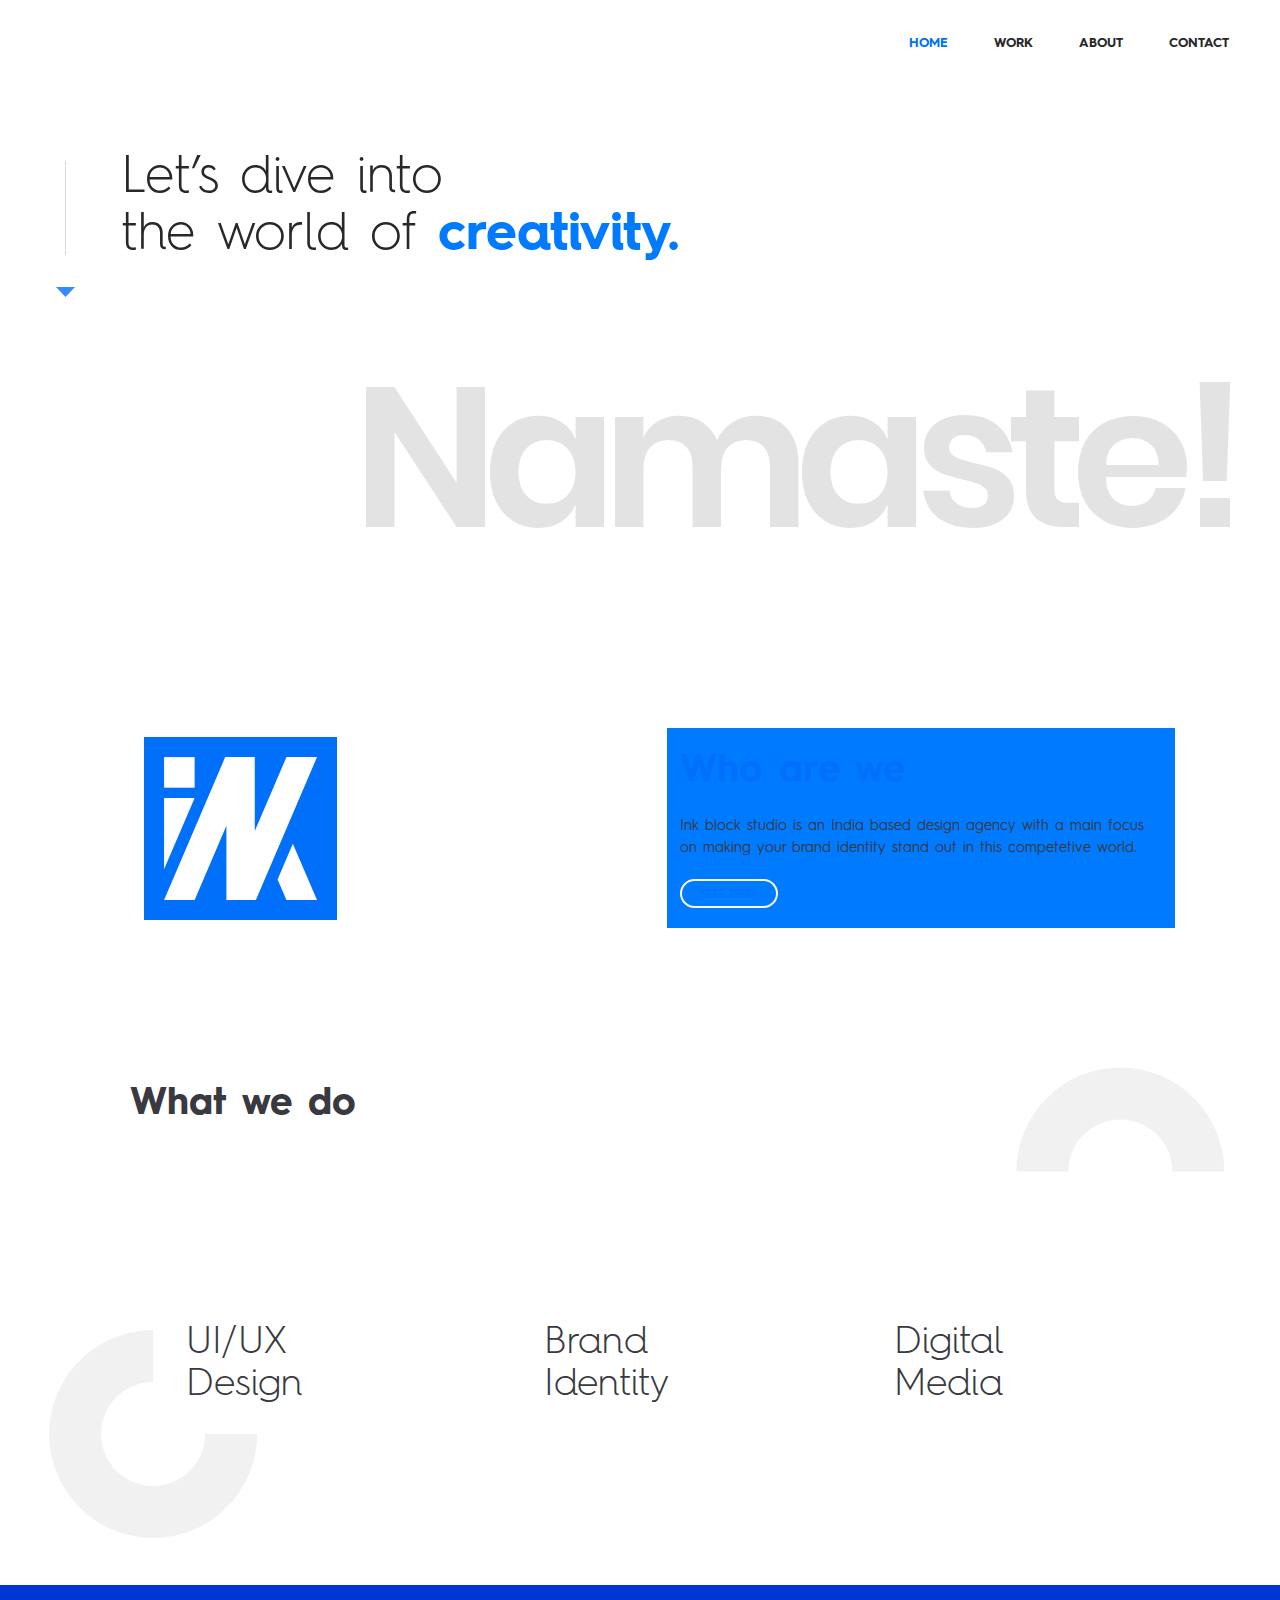
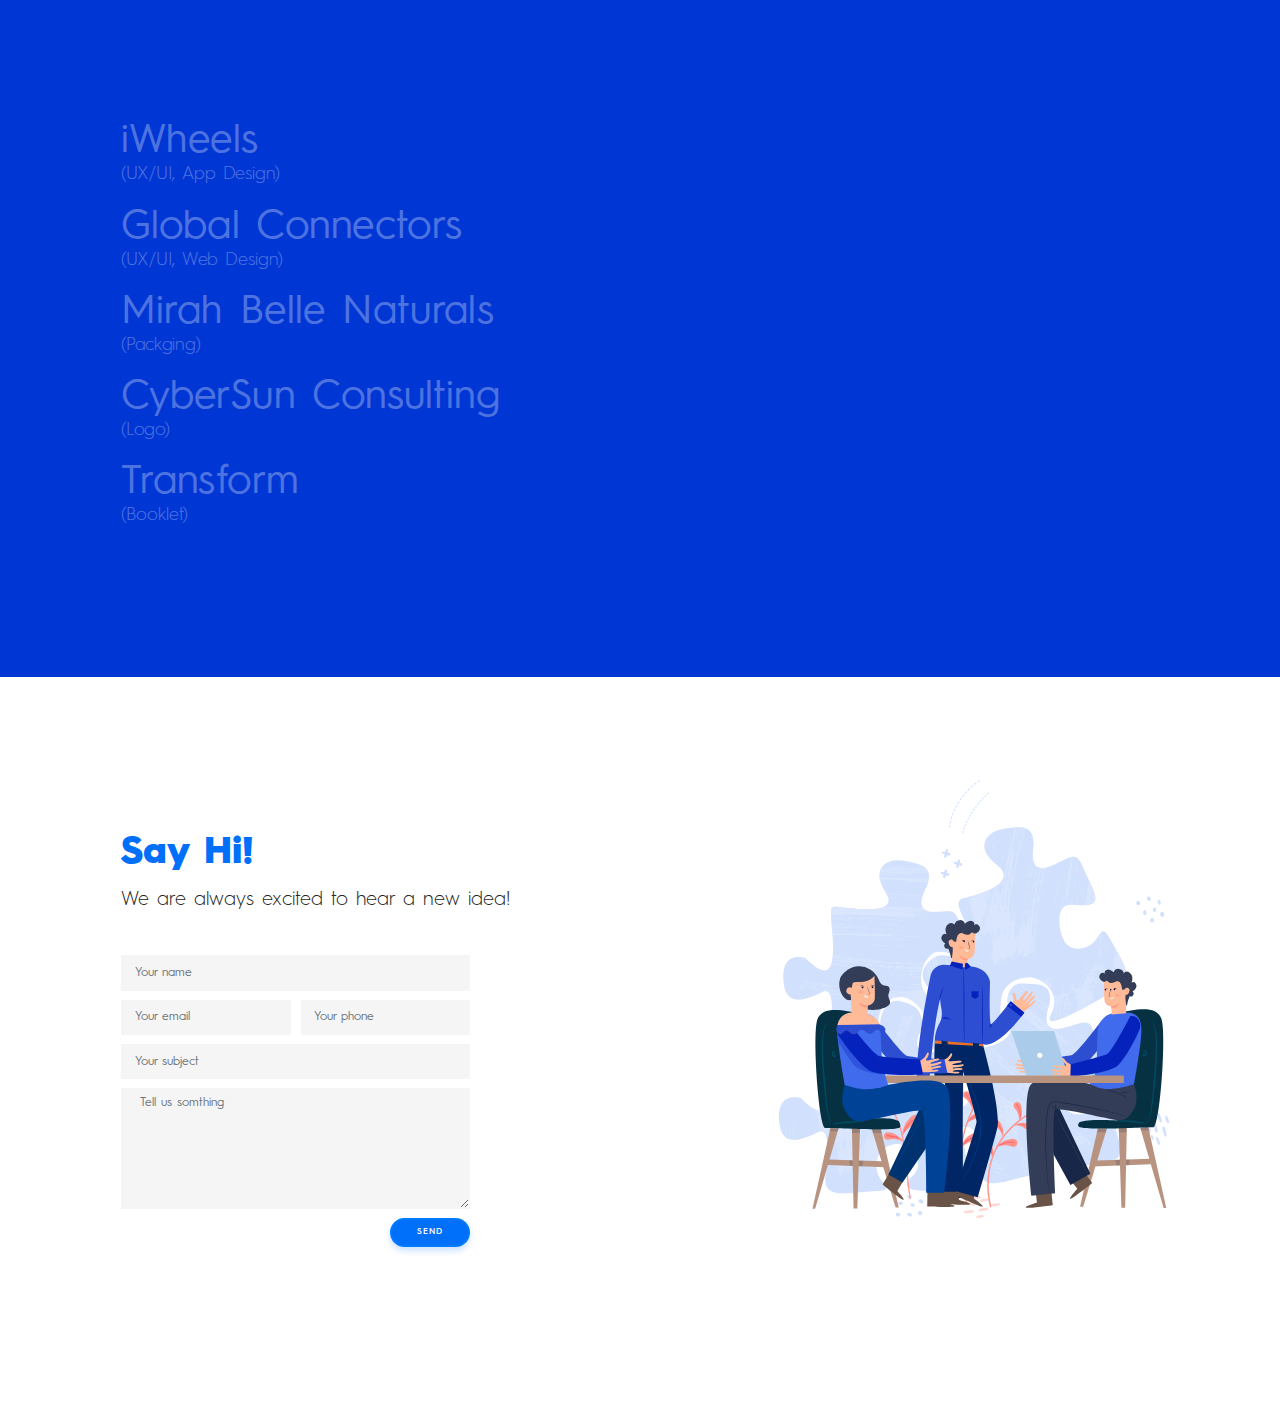
<file: index.html>
<!DOCTYPE html>
<html lang="en">

<head>
  <meta charset="UTF-8">
  <meta name="viewport" content="width=device-width, initial-scale=1.0">
  <meta http-equiv="X-UA-Compatible" content="ie=edge">
  <link rel='shortcut icon' type='image/x-icon' href='favicon.ico' />
  <title>InkBlock</title>

  <link rel="stylesheet" href="https://stackpath.bootstrapcdn.com/bootstrap/4.3.1/css/bootstrap.min.css">
  <link rel="stylesheet" href="https://cdnjs.cloudflare.com/ajax/libs/font-awesome/5.10.2/css/all.min.css">
  <link rel="stylesheet" href="assets/css/style.css">

  <script src="https://code.jquery.com/jquery-3.4.1.min.js"></script>
  <script src="https://cdnjs.cloudflare.com/ajax/libs/popper.js/1.14.7/umd/popper.min.js"></script>
  <script src="https://stackpath.bootstrapcdn.com/bootstrap/4.3.1/js/bootstrap.min.js"></script>
  <script src="assets/js/typed.js"></script>
  <script src="assets/js/jquery.visible.min.js"></script>
</head>

<body class="indicator-true">

  <div class="page-indicator">
    <div class="indicator"> <span class="indicator-progress"></span> </div>
    <!-- <i class="fas fa-sort-down" ></i> -->
    <img src="assets/img/Path 59.svg" id="indicate-next" alt="">
  </div>

  <div class="nav-height"></div>
  <nav class="main-navbar nav-height navbar">
    <div class="container-fluid">
      <a href="index.html" class="navbar-brand  mx-0"><img src="assets/img/logo-nav.svg" alt="inkBlock"></a>
      <div class="col px-0">
        <ul class="nav justify-content-end">
          <li class="active"><a href="index.html" class="nav-link" data-name="Home"></a></li>
          <li><a href="index.html#work" onclick="smoothScroll(offset_top_work)" class="nav-link" data-name="WORK"></a>
          </li>
          <li><a href="about.html" class="nav-link" data-name="ABOUT"></a></li>
          <li><a href="index.html#contact" onclick="smoothScroll(offset_top_contact)" class="nav-link" data-name="CONTACT"></a></li>
        </ul>
      </div>
    </div>
  </nav>

  <div class="body-wrapper">

    <section class="section-hello zero">
      <div class="container-fluid">
        <div class="row creativity">
          <div class="col-md-9 mt-3">
            <h1 id="creative-heading">
              Let’s dive into <br>
              the world of <strong class="text-primary">creativity.</strong>
            </h1>
          </div>
          <div class="col-12 text-right">
            <div class="text-hello" id="hello-aniamte"></div>
          </div>
        </div>
      </div>
    </section>

    <section class="who-we-are one">
      <div class="container-fluid pr-4">
        <div class="row align-items-center">
          <div class="col-12 col-md py-4 pl-5">
            <img src="assets/img/logo-blue-big.svg" alt="inkBlock" class="blue-logo">
          </div>
          <div class="col-12 col-md px-0">
            <div class="col-12 wwa-right bg-primary text-white d-flex align-items-center">
              <div class="col-12 px-0">
                <h3>Who are we</h3>
                <p>Ink block studio is an India based design agency with a main focus on making your brand identity
                  stand
                  out in this competetive world.</p>
                <a href="about.html" class="btn btn-round btn-outline-light">Read more</a>
              </div>
            </div>

          </div>
        </div>
      </div>
    </section>

    <section class="wwd-section two">
      <div class="container-fluid">
        <h3>What we do</h3>
        <div class="row wwd-row justify-content-center">
          <div class="col-12 col-md-6 col-lg-4 mt-5 mt-lg-4 pl-0">
            <div class="wwd-card has-circle">
              <div class="text">UI/UX Design</div>
              <div class="shape"></div>
            </div>
          </div>
          <div class="col-12 col-md-6 col-lg-4  mt-5 mt-lg-4">
            <div class="wwd-card">
              <div class="text">Brand Identity</div>
              <div class="shape"></div>
            </div>
          </div>
          <div class="col-12 col-md-6 col-lg-4  mt-5 mt-lg-4">
            <div class="wwd-card has-semi-circle">
              <div class="text">Digital Media</div>
              <div class="shape"></div>
            </div>
          </div>
        </div>
      </div>
</section>

<section class="work-section three" id="work">
  <div class="container-fluid">
    <div class="work-wrapper d-flex">
      <ul class="list-unstyled work-list">
        <li><a href="iwheels.html">iWheels <small>(UX/UI, App Design)</small></a></li>
        <li><a href="global-connectors.html">Global Connectors <small>(UX/UI, Web Design)</small></a></li>
        <li><a href="Mirah-Belle.html">Mirah Belle Naturals <small>(Packging)</small></a></li>
        <li><a href="Cybersun.html">CyberSun Consulting <small>(Logo)</small></a></li>
        <li><a href="transform.html">Transform <small>(Booklet)</small></a></li>
      </ul>

      <div class="work-images-list">
        <div class="work-item__image">
          <div class="mask">
            <div class="image-container" style="background-image: url('projects/mockup-01.jpg')"></div>
          </div>
        </div>
        <div class="work-item__image">
          <div class="mask">
            <div class="image-container" style="background-image: url('projects/Global-Connectors-cover.png')"></div>
          </div>
        </div>
        <div class="work-item__image">
          <div class="mask">
            <div class="image-container" style="background-image: url('projects/bamboo-cover.jpg')"></div>
          </div>
        </div>
        <div class="work-item__image">
          <div class="mask">
            <div class="image-container" style="background-image: url('projects/Cyber-Sun-logo-project-Cover.jpg')"></div>
          </div>
        </div>
        <div class="work-item__image">
          <div class="mask">
            <div class="image-container" style="background-image: url('projects/transform-cover.jpg')"></div>
          </div>
        </div>
      </div>

    </div>
  </div>
</section>

<section class="contact-section d-flex align-items-center four" id="contact">
  <div class="container-fluid w-100">
    <div class="row creativity align-items-center">
      <div class="col-12 col-md-5">
        <h4 class="say-hi">Say Hi!</h4>
        <p class="contact-subtitle">We are always excited to hear a new idea!</p>

        <form action="#" class="col-12 col-lg-10 px-0 pt-4">
          <div class="form-row contact-form">
            <div class="col-12 form-group">
              <input type="text" class="form-control" placeholder="Your name">
            </div>
            <div class="col-12 col-md-6 form-group">
              <input type="text" class="form-control" placeholder="Your email">
            </div>
            <div class="col-12 col-md-6 form-group">
              <input type="text" class="form-control" placeholder="Your phone">
            </div>
            <div class="col-12 form-group">
              <input type="text" class="form-control" placeholder="Your subject">
            </div>
            <div class="col-12 form-group">
              <textarea class="form-control" rows="6" cols="30" placeholder=" Tell us somthing"></textarea>
            </div>
            <div class="col-12 form-group text-right">
              <button class="btn btn-primary btn-round">SEND</button>
            </div>
          </div>
        </form>
      </div>
      <div class="col-12 col-md text-right contact-img">
        <img src="assets/img/contact_illustration.svg" class="img-fluid">
      </div>
    </div>
  </div>
</section>
<footer class="main-footer">
  <div class="container-fluid">
    <div class="row align-items-center height">
      <div class="col pl-0">
        <img src="assets/img/logo-dark.svg" alt="inkBlock" class="footer-logo">
      </div>
      <div class="col text-right footer-text">
        <h5>Contact</h5>
        <div>inkblockstudio@gmail.com</div>
        <div class="text-muted">(+91) 888 2424 955 | 798 2015 334 | 964 3884 399</div>
        <div class="text-muted">Gurugram, Haryana, India - 122001</div>
      </div>
    </div>
  </div>
</footer>

</div>

<script src="assets/js/main.js"></script>
</body>

</html>
</file>
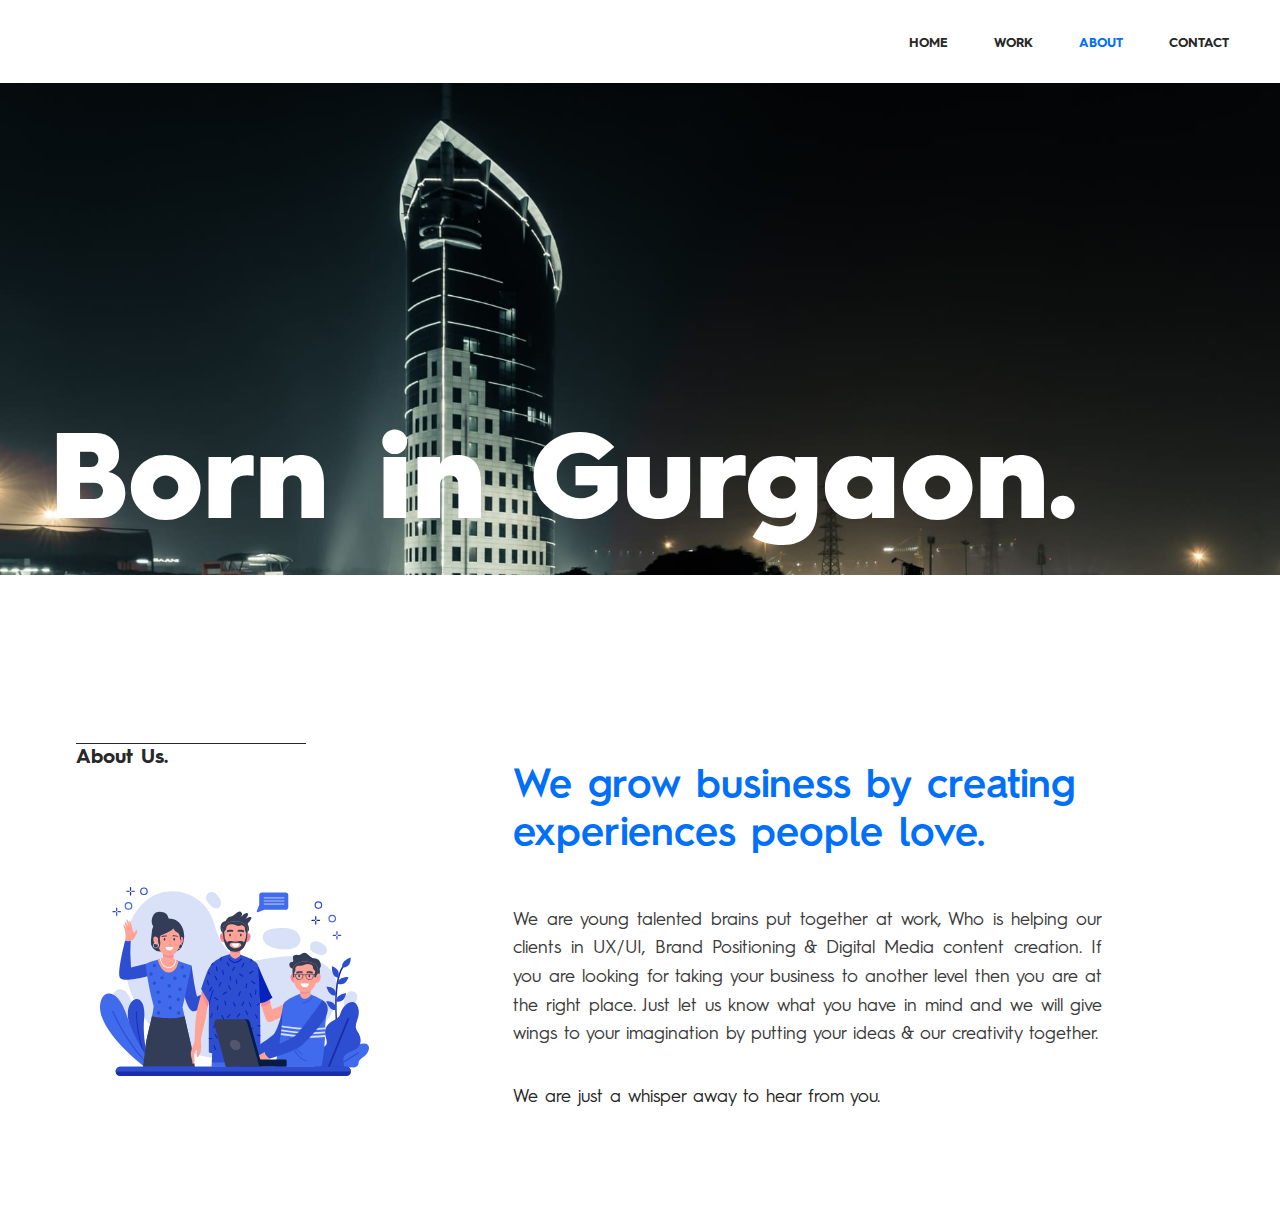
<file: about.html>
<!DOCTYPE html>
<html lang="en">

<head>
   <meta charset="UTF-8">
   <meta name="viewport" content="width=device-width, initial-scale=1.0">
   <meta http-equiv="X-UA-Compatible" content="ie=edge">
   <link rel='shortcut icon' type='image/x-icon' href='favicon.ico' />
   <title>InkBlock</title>

   <link rel="stylesheet" href="https://stackpath.bootstrapcdn.com/bootstrap/4.3.1/css/bootstrap.min.css">
   <link rel="stylesheet" href="https://cdnjs.cloudflare.com/ajax/libs/font-awesome/5.10.2/css/all.min.css">
   <link rel="stylesheet" href="assets/css/style.css">

   <script src="https://code.jquery.com/jquery-3.4.1.min.js"></script>
   <script src="https://cdnjs.cloudflare.com/ajax/libs/popper.js/1.14.7/umd/popper.min.js"></script>
   <script src="https://stackpath.bootstrapcdn.com/bootstrap/4.3.1/js/bootstrap.min.js"></script>
</head>

<body class="">

   <div class="nav-height"></div>
   <nav class="main-navbar nav-height navbar">
      <div class="container-fluid">
         <a href="index.html" class="navbar-brand px-2 mx-0"><img src="assets/img/logo-nav.svg" alt="inkBlock"></a>
         <div class="col px-0">
            <ul class="nav justify-content-end">
               <li><a href="index.html" class="nav-link" data-name="Home"></a></li>
               <li><a href="index.html#work" onclick="smoothScroll(offset_top)" class="nav-link" data-name="WORK"></a>
               </li>
               <li class="active"><a href="about.html" class="nav-link" data-name="ABOUT"></a></li>
               <li><a href="index.html#contact" onclick="smoothScroll(offset_top_contact)" class="nav-link" data-name="CONTACT"></a></li>
            </ul>
         </div>
      </div>
   </nav>

   <div class="body-wrapper">
      <section class="banner-section align-items-end" style="background-image: url('assets/img/about-banner.jpg'); background-position-y: calc(80px);">
         <div class="container-fluid text-banner">
            Born in Gurgaon.
         </div>
      </section>

      <section class="about-info">
         <div class="container-fluid">
            <div class="row justify-content-between about-box">
               <div class="col-12 col-md-about-left d-flex flex-wrap align-content-between">
                  <div class="heading-black col-12 px-0 mt-3 mb-5">About Us.</div>
                  <img src="assets/img/about-illustration.svg" class="img-fluid mb-2 ml-4">
               </div>
               <div class="col-12 col-md-8 col-lg-7 mx-auto">
                  <h2 class="mb-3 mb-md-5 grow-heading">We grow business by creating experiences people love.</h2>
                  <div class="text-justify col-12 col-md-11 px-0 about-us">
                     <p>We are young talented brains put together at work, Who is helping our clients in UX/UI, Brand
                        Positioning & Digital Media content creation. If you are looking for taking your business to
                        another level then you are at the right place. Just let us know what you have in mind and we
                        will give wings to your imagination by putting your ideas & our creativity together.</p>
                     <b>We are just a whisper away to hear from you.</b>
                  </div>

               </div>
            </div>
         </div>
      </section>
      <footer class="main-footer">
         <div class="container-fluid">
            <div class="row align-items-center height">
               <div class="col">
                  <img src="assets/img/logo-dark.svg" alt="inkBlock" class="footer-logo">
               </div>
               <div class="col text-right footer-text">
                  <h5>Contact</h5>
                  <div>inkblockstudio@gmail.com</div>
                  <div class="text-muted">(+91) 888 2424 955 | 798 2015 334 | 964 3884 399</div>
                  <div class="text-muted">Gurugram, Haryana, India - 122001</div>
               </div>
            </div>
         </div>
      </footer>

   </div>

   <script src="assets/js/main.js"></script>
</body>

</html>
</file>
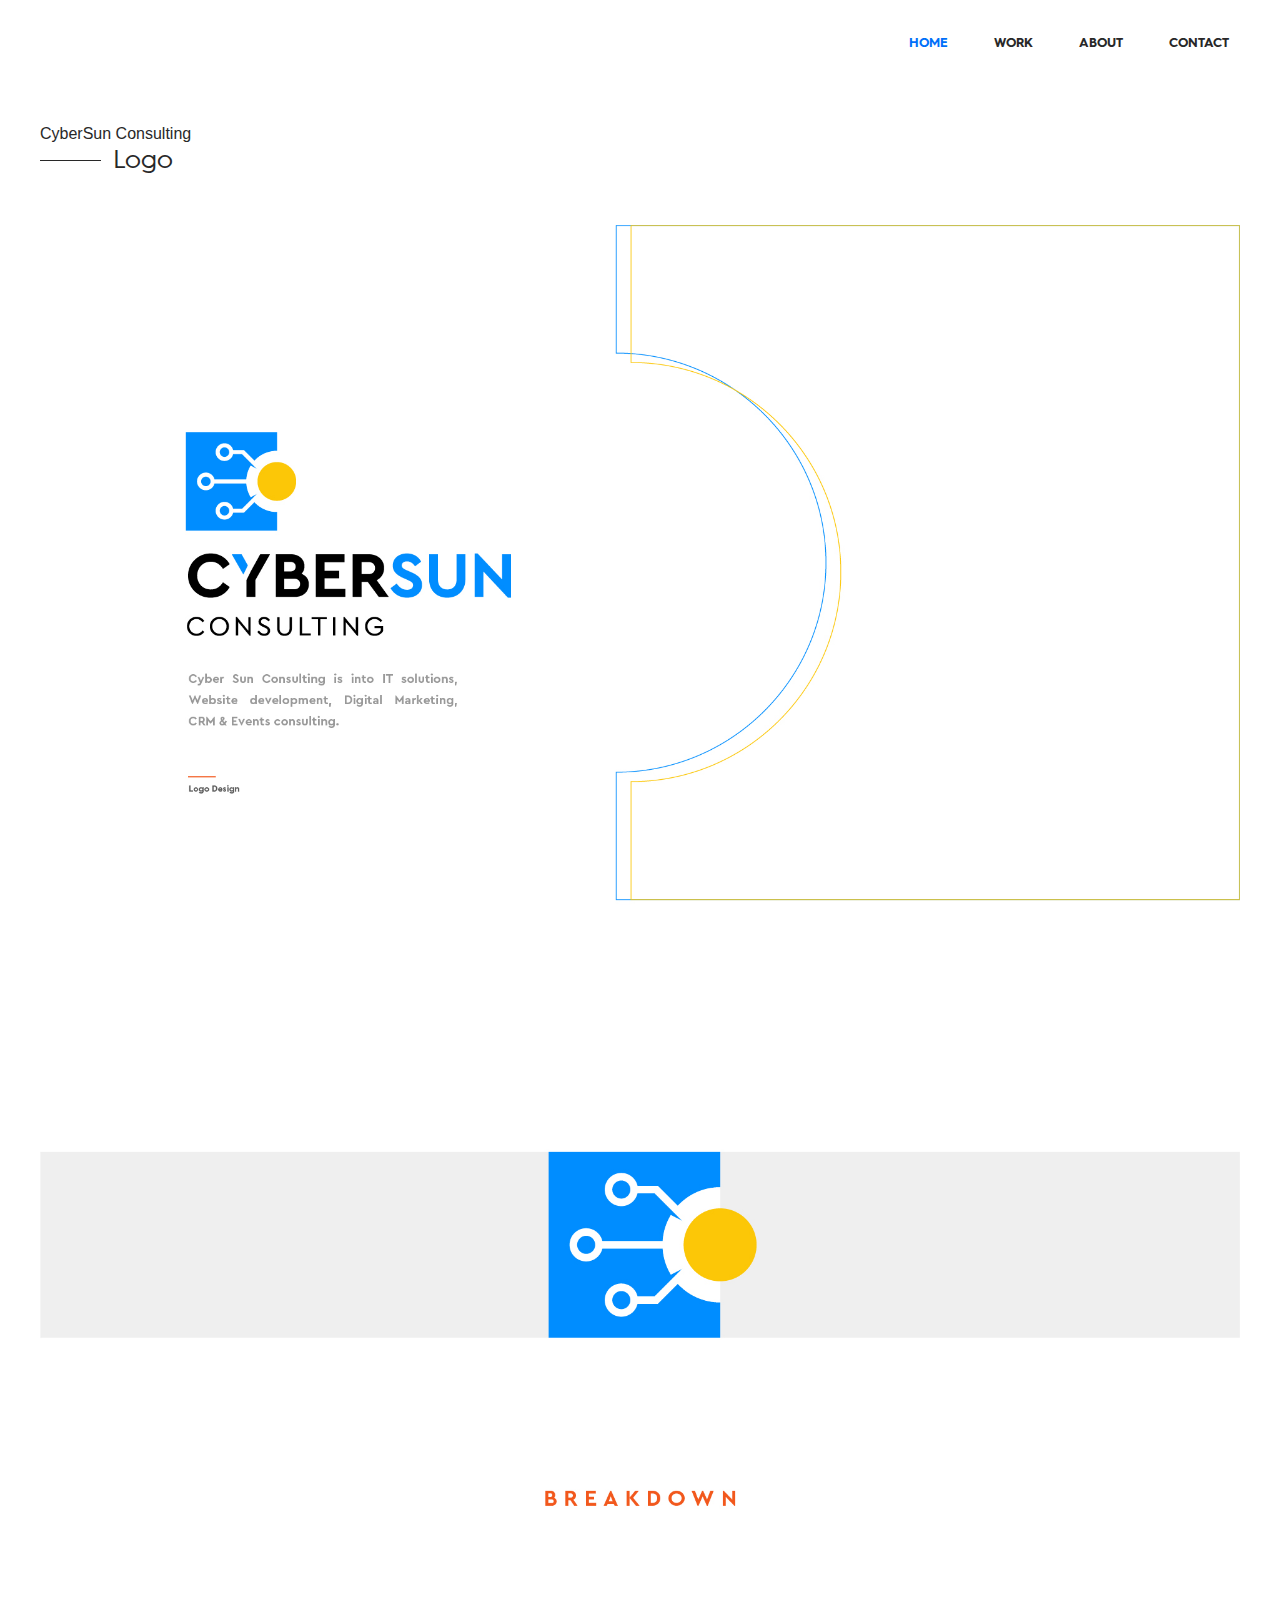
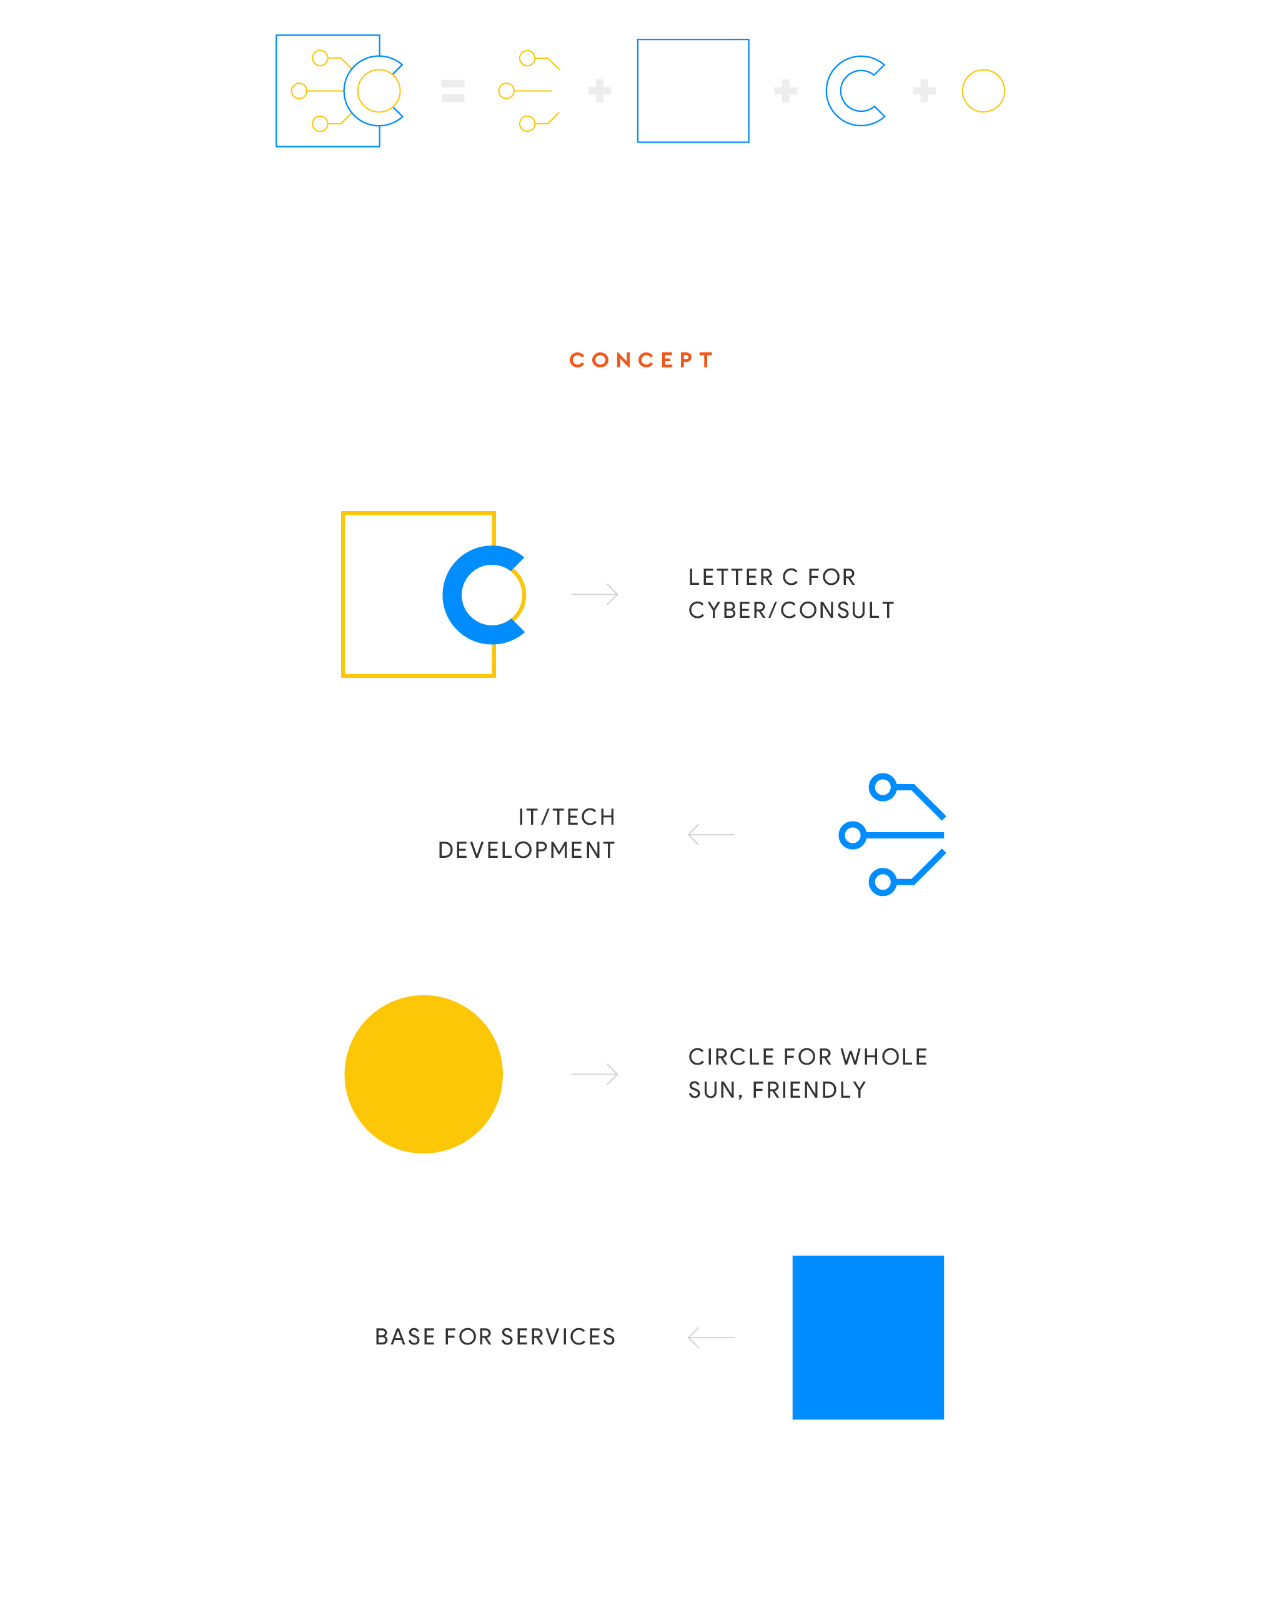
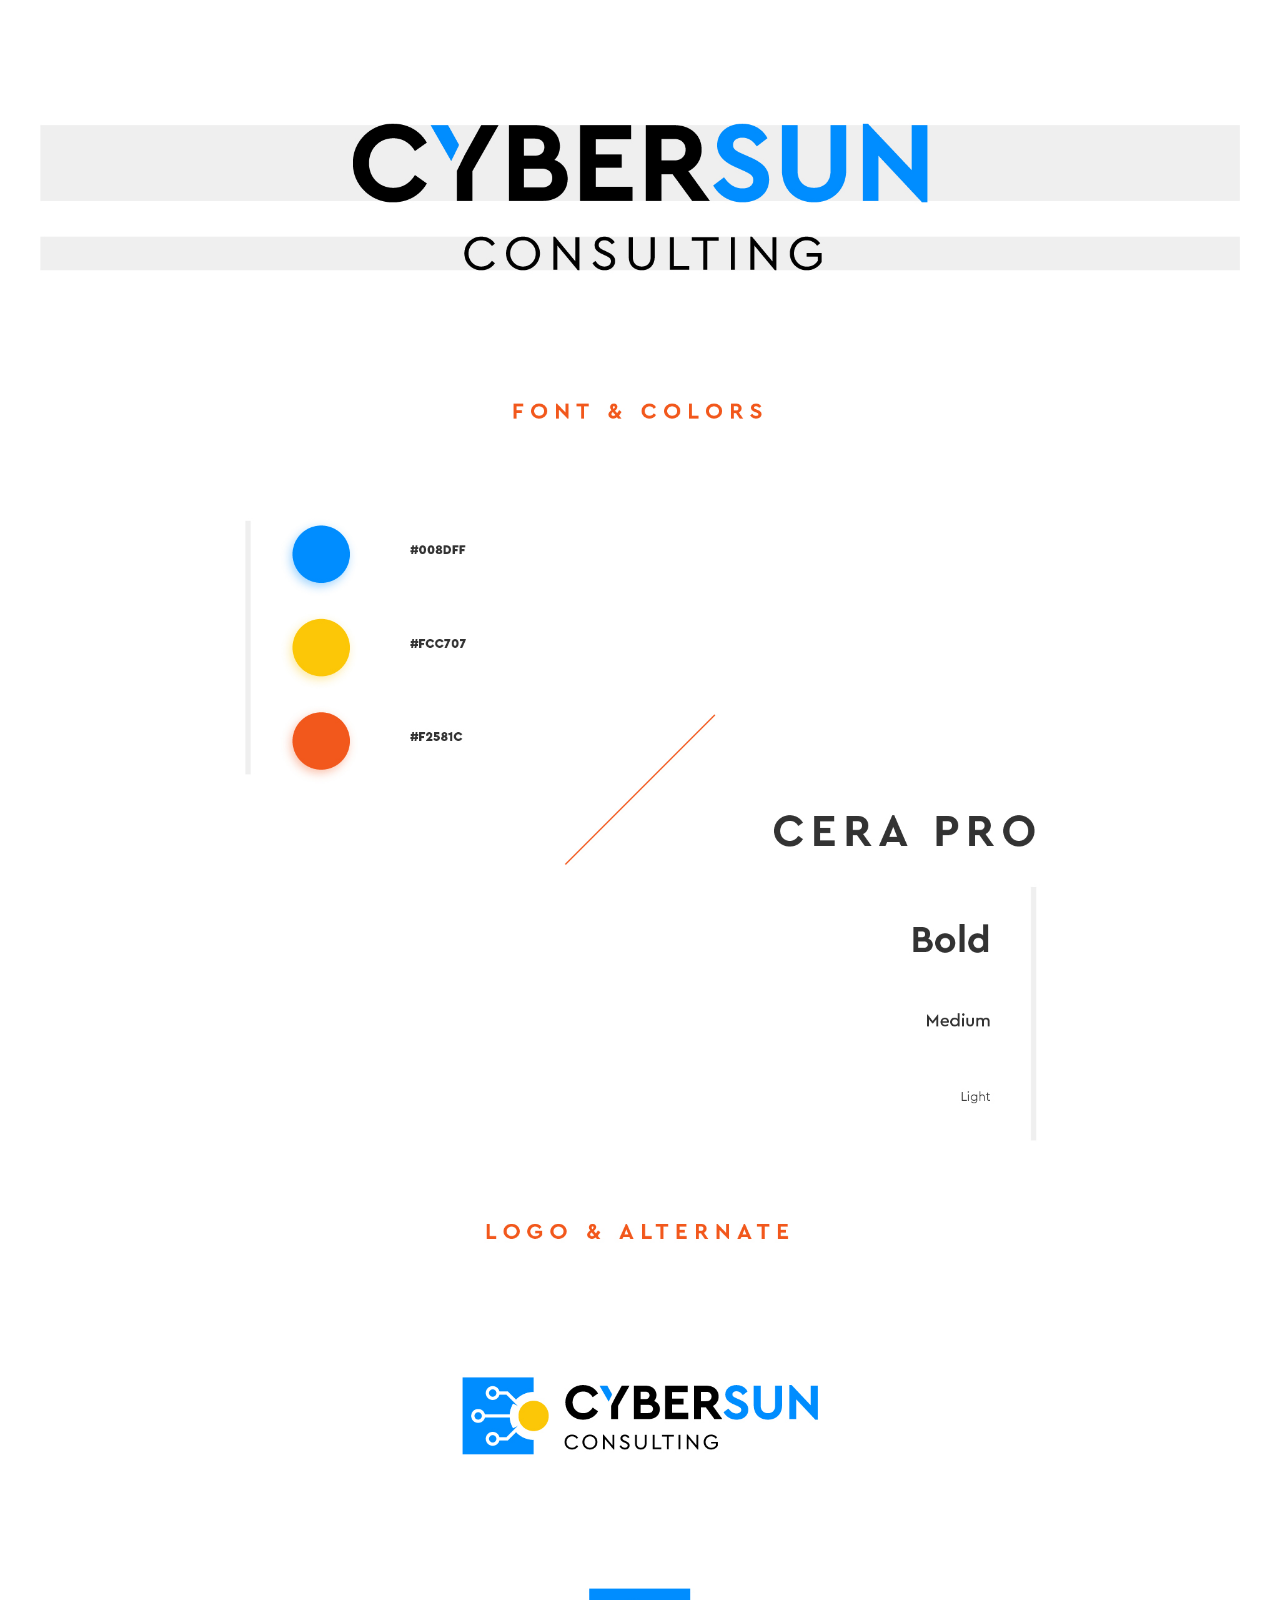
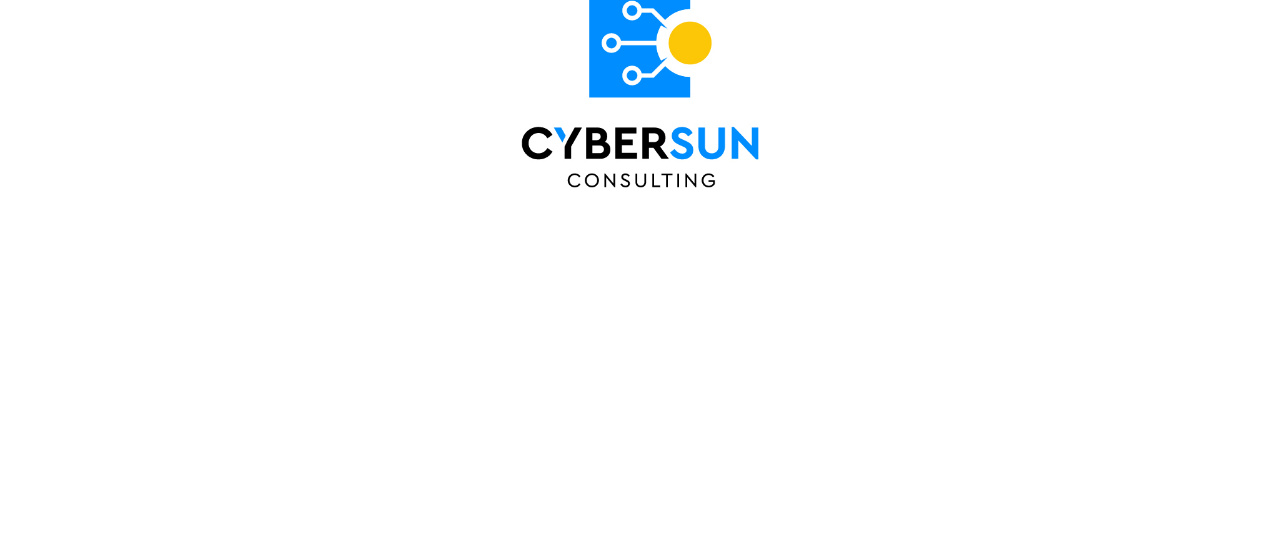
<file: Cybersun.html>
<!DOCTYPE html>
<html lang="en">

<head>
   <meta charset="UTF-8">
   <meta name="viewport" content="width=device-width, initial-scale=1.0">
   <meta http-equiv="X-UA-Compatible" content="ie=edge">
   <link rel='shortcut icon' type='image/x-icon' href='favicon.ico' />
   <title>InkBlock</title>

   <link rel="stylesheet" href="https://stackpath.bootstrapcdn.com/bootstrap/4.3.1/css/bootstrap.min.css">
   <link rel="stylesheet" href="https://cdnjs.cloudflare.com/ajax/libs/font-awesome/5.10.2/css/all.min.css">
   <link rel="stylesheet" href="assets/css/style.css">

   <script src="https://code.jquery.com/jquery-3.4.1.min.js"></script>
   <script src="https://cdnjs.cloudflare.com/ajax/libs/popper.js/1.14.7/umd/popper.min.js"></script>
   <script src="https://stackpath.bootstrapcdn.com/bootstrap/4.3.1/js/bootstrap.min.js"></script>
</head>

<body class="">

   <div class="nav-height"></div>
   <nav class="main-navbar nav-height navbar">
      <div class="container-fluid">
         <a href="index.html" class="navbar-brand px-2 mx-0"><img src="assets/img/logo-nav.svg" alt="inkBlock"></a>
         <div class="col px-0">
            <ul class="nav justify-content-end">
               <li class="active"><a href="index.html" class="nav-link" data-name="Home"></a></li>
               <li><a href="index.html#work" class="nav-link" data-name="WORK"></a></li>
               <li><a href="about.html" class="nav-link" data-name="ABOUT"></a></li>
               <li><a href="index.html#contact" class="nav-link" data-name="CONTACT"></a></li>
            </ul>
         </div>
      </div>
   </nav>


   <div class="body-wrapper">
      <section class="project-detail">
         <div class="container-fluid">
            <div class="row">
               <div class="col-12 mb-5">
                  <div class="project-heading">
                     CyberSun Consulting <small>Logo</small>
                  </div>
               </div>

               <div class="col-12 mb-5">
                  <ul class="list-unstyled">
                     <li><img src="projects/Cyber-Sun.jpg" alt="project name" class="w-100 img-fluid"></li>
                  </ul>
               </div>
            </div>
         </div>

      </section>
      <footer class="main-footer">
         <div class="container-fluid">
            <div class="row align-items-center height">
               <div class="col">
                  <img src="assets/img/logo-dark.svg" alt="inkBlock" class="footer-logo">
               </div>
               <div class="col text-right footer-text">
                  <h5>Contact</h5>
                  <div>inkblockstudio@gmail.com</div>
                  <div>(+91) 888 2424 955 | 798 2015 334 | 964 3884 399</div>
                  <div>Gurugram, Haryana, India - 122001</div>
               </div>
            </div>
         </div>
      </footer>

   </div>

   <script src="assets/js/main.js"></script>
</body>

</html>
</file>
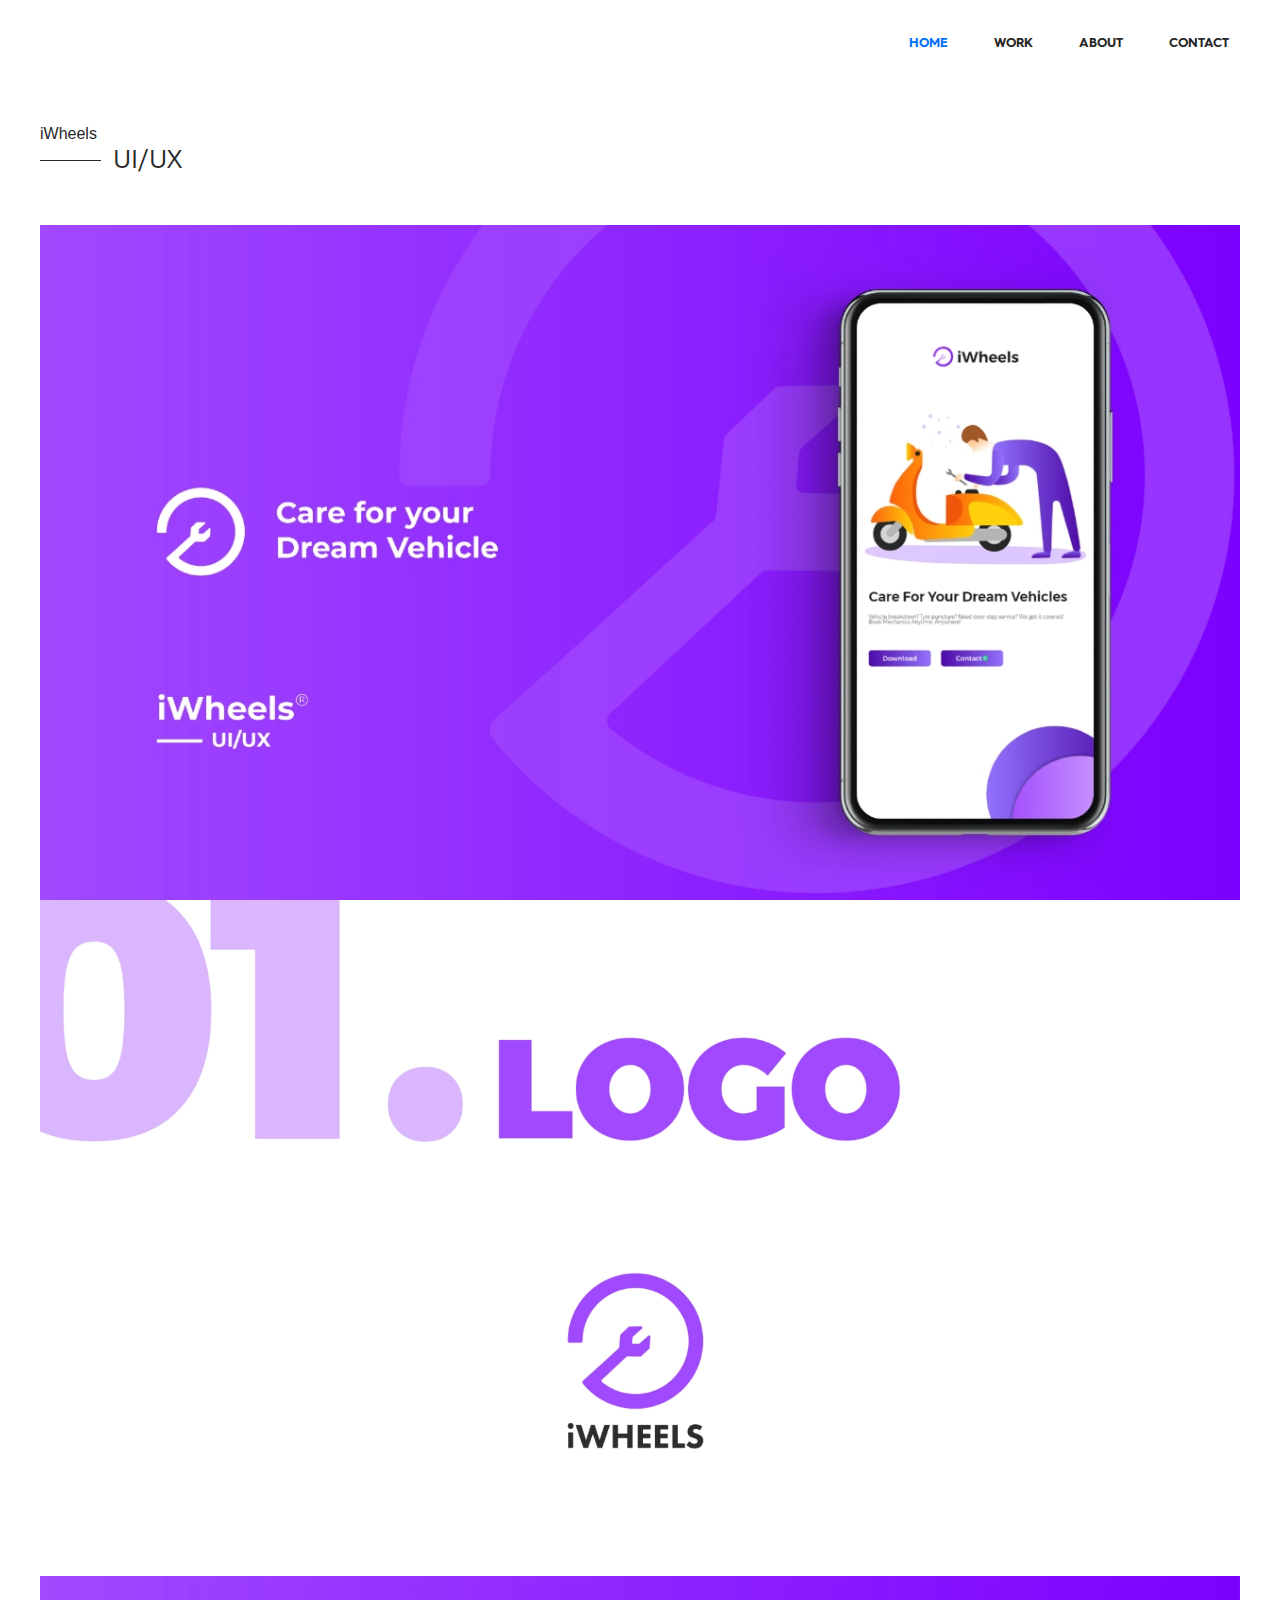
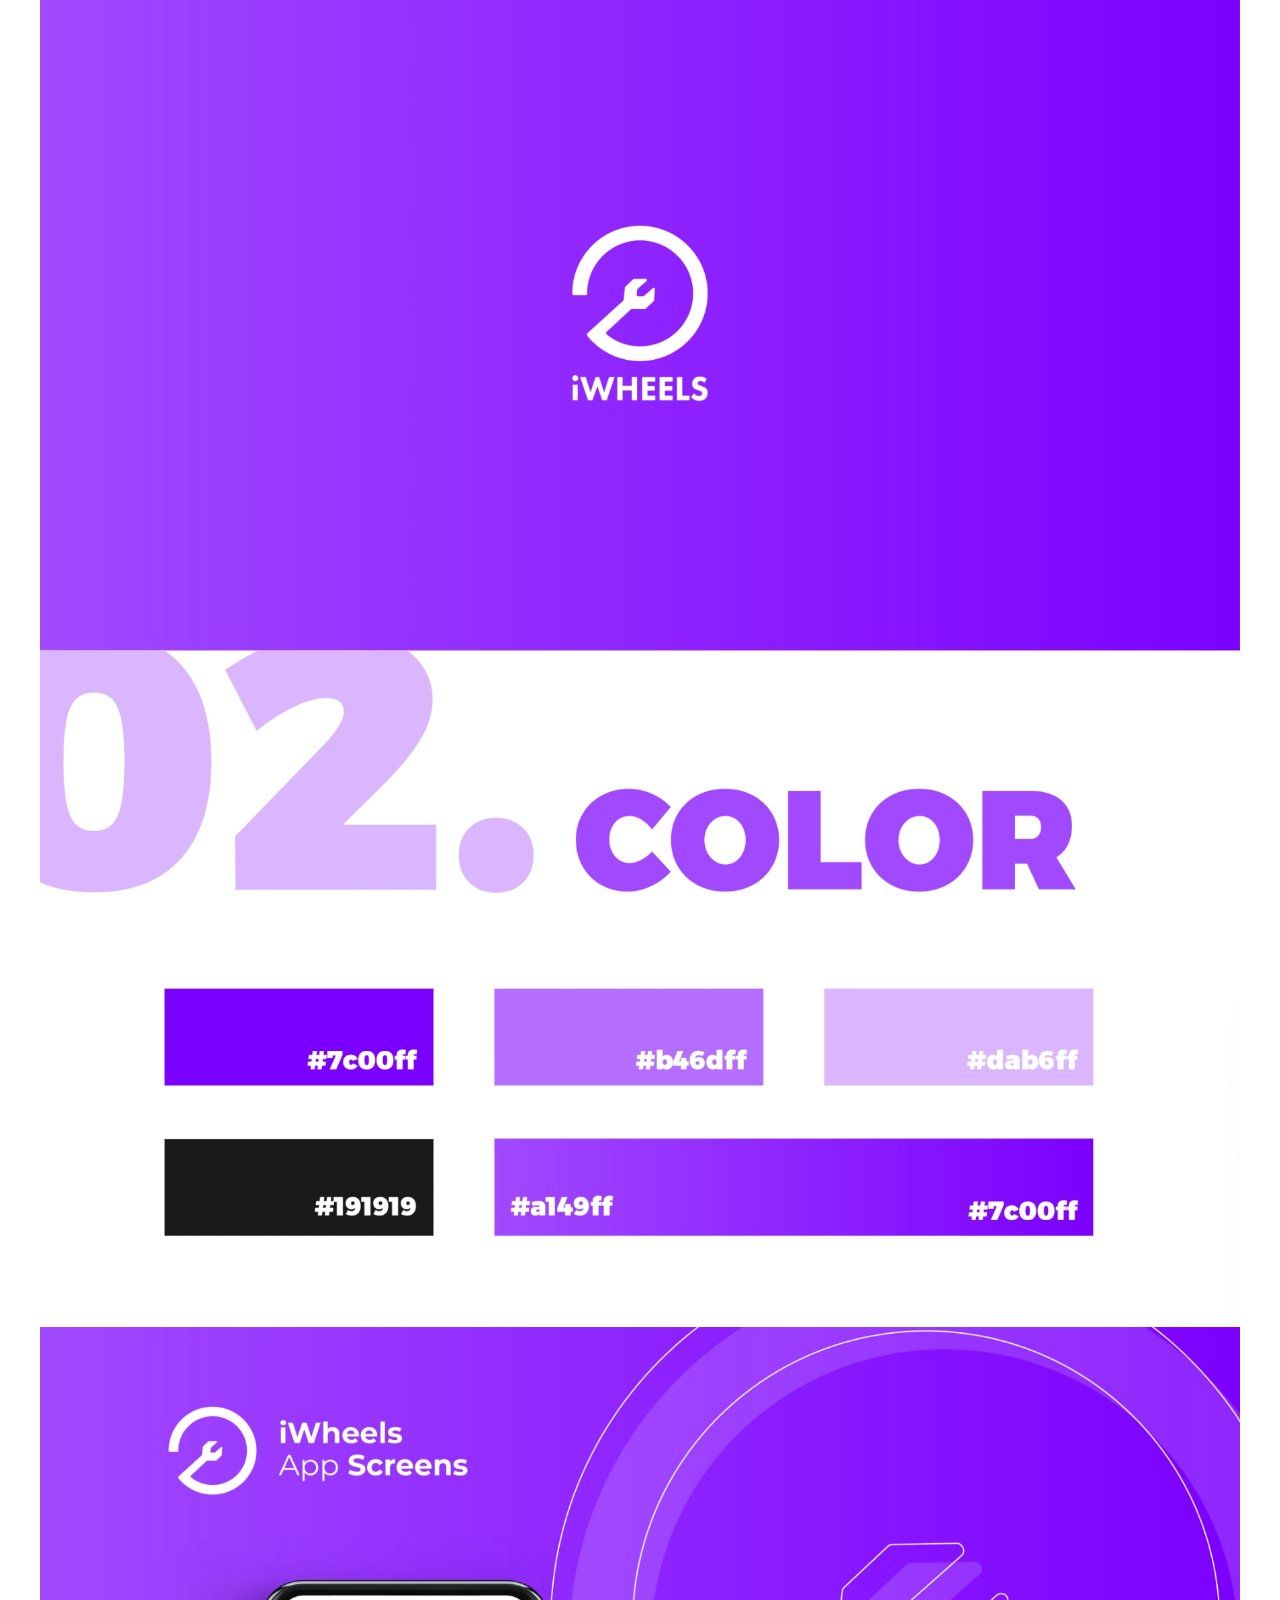
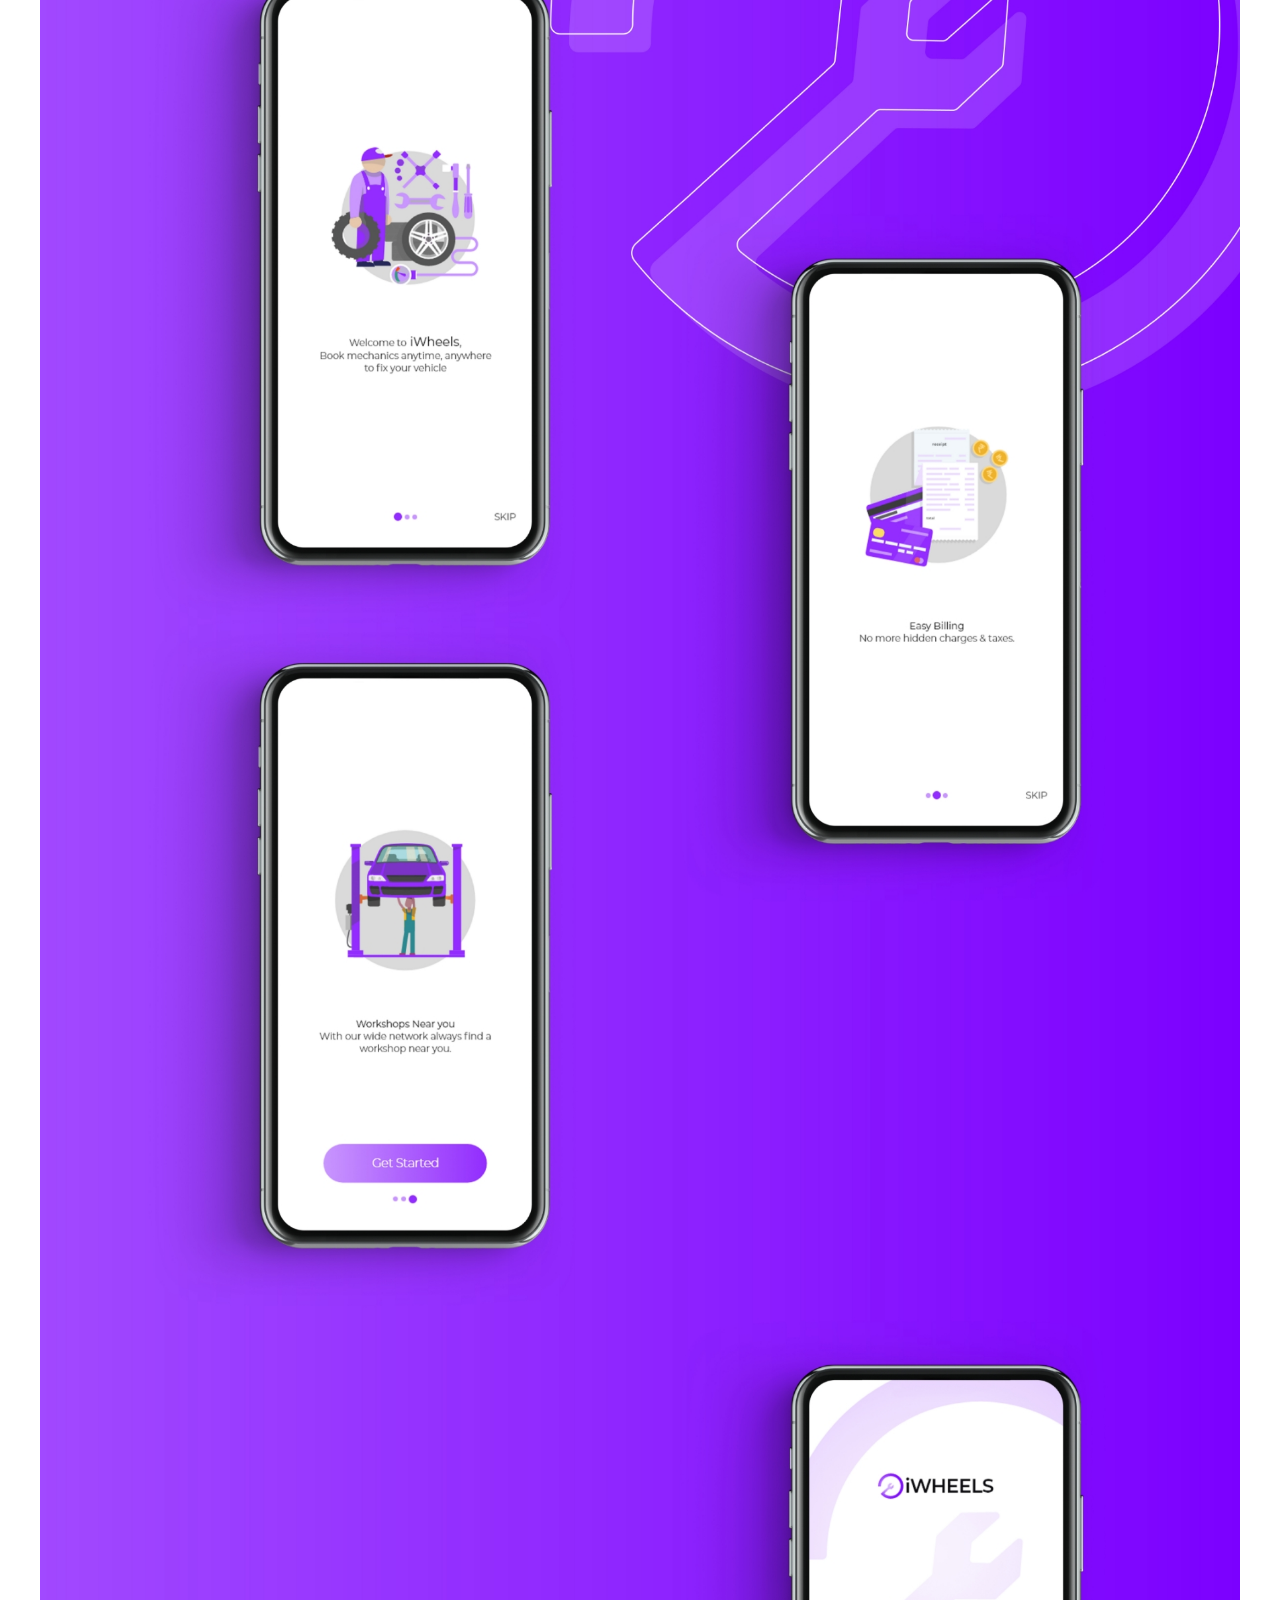
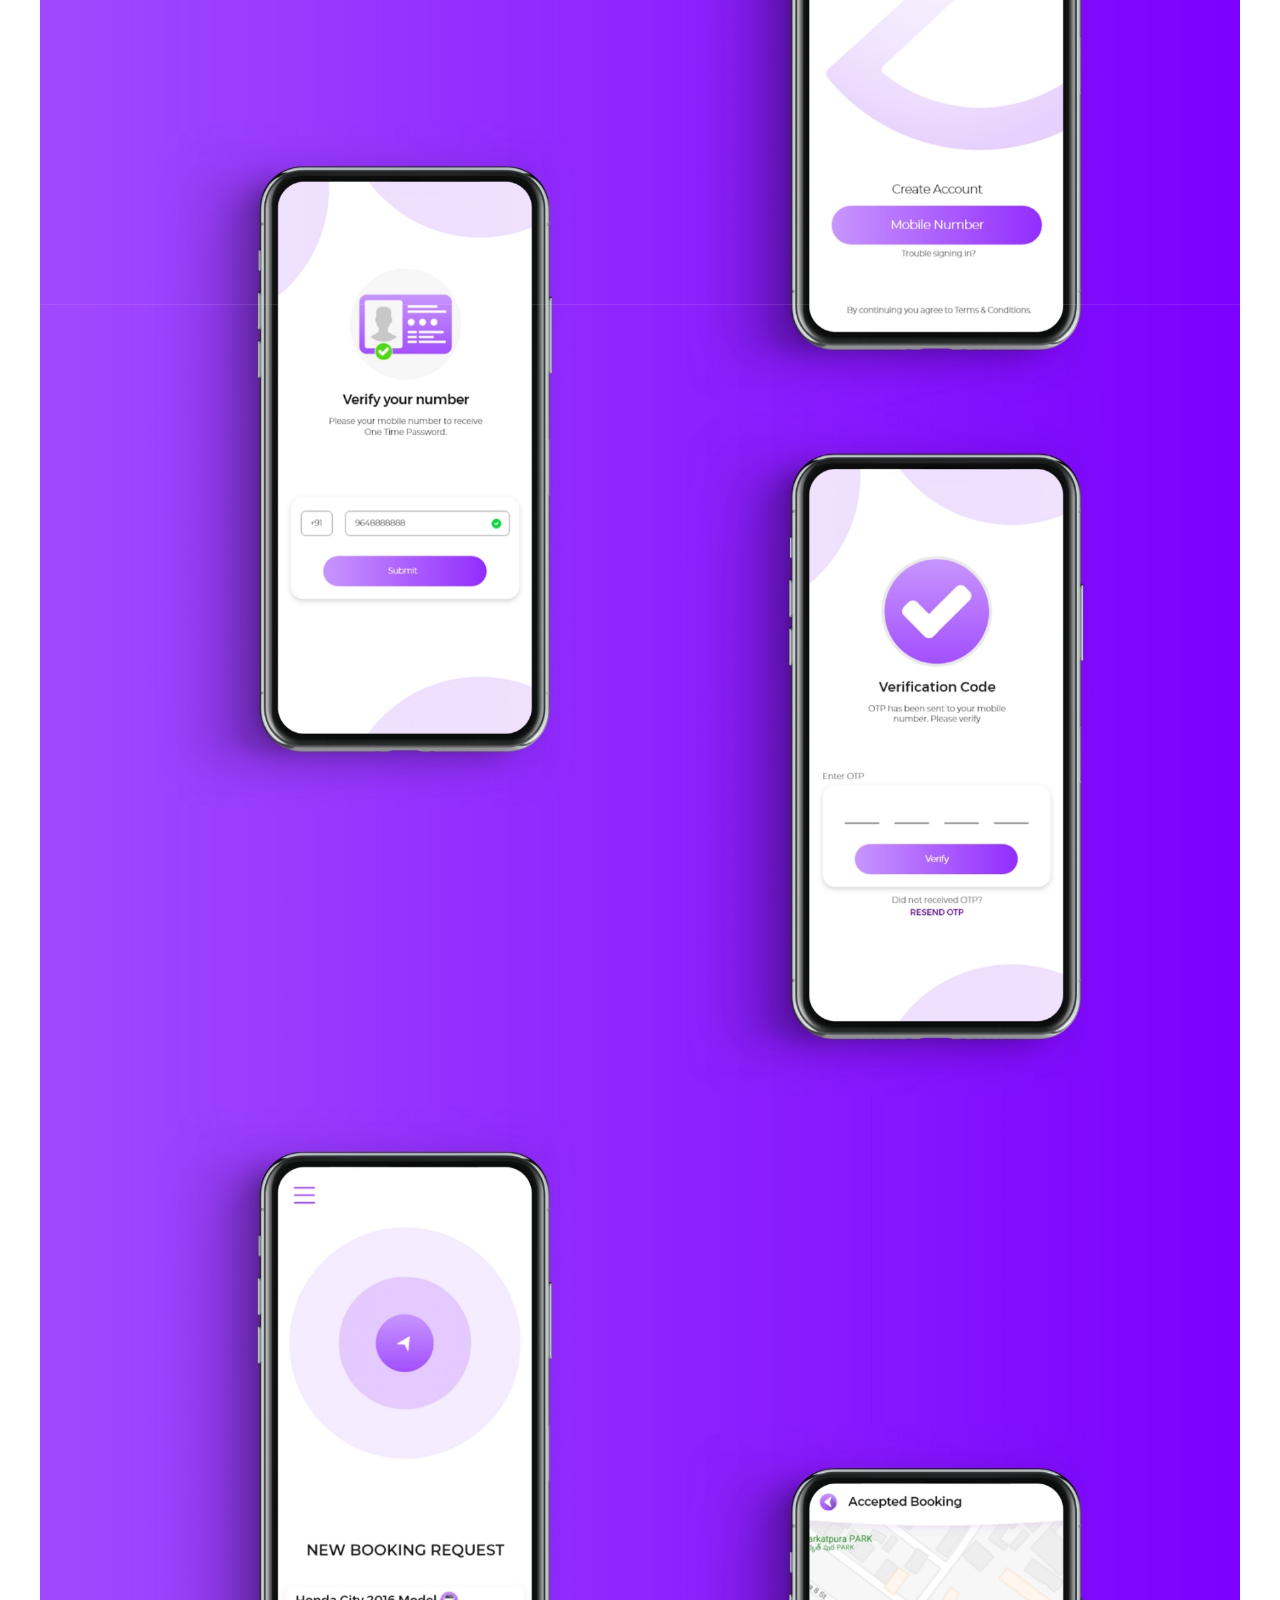
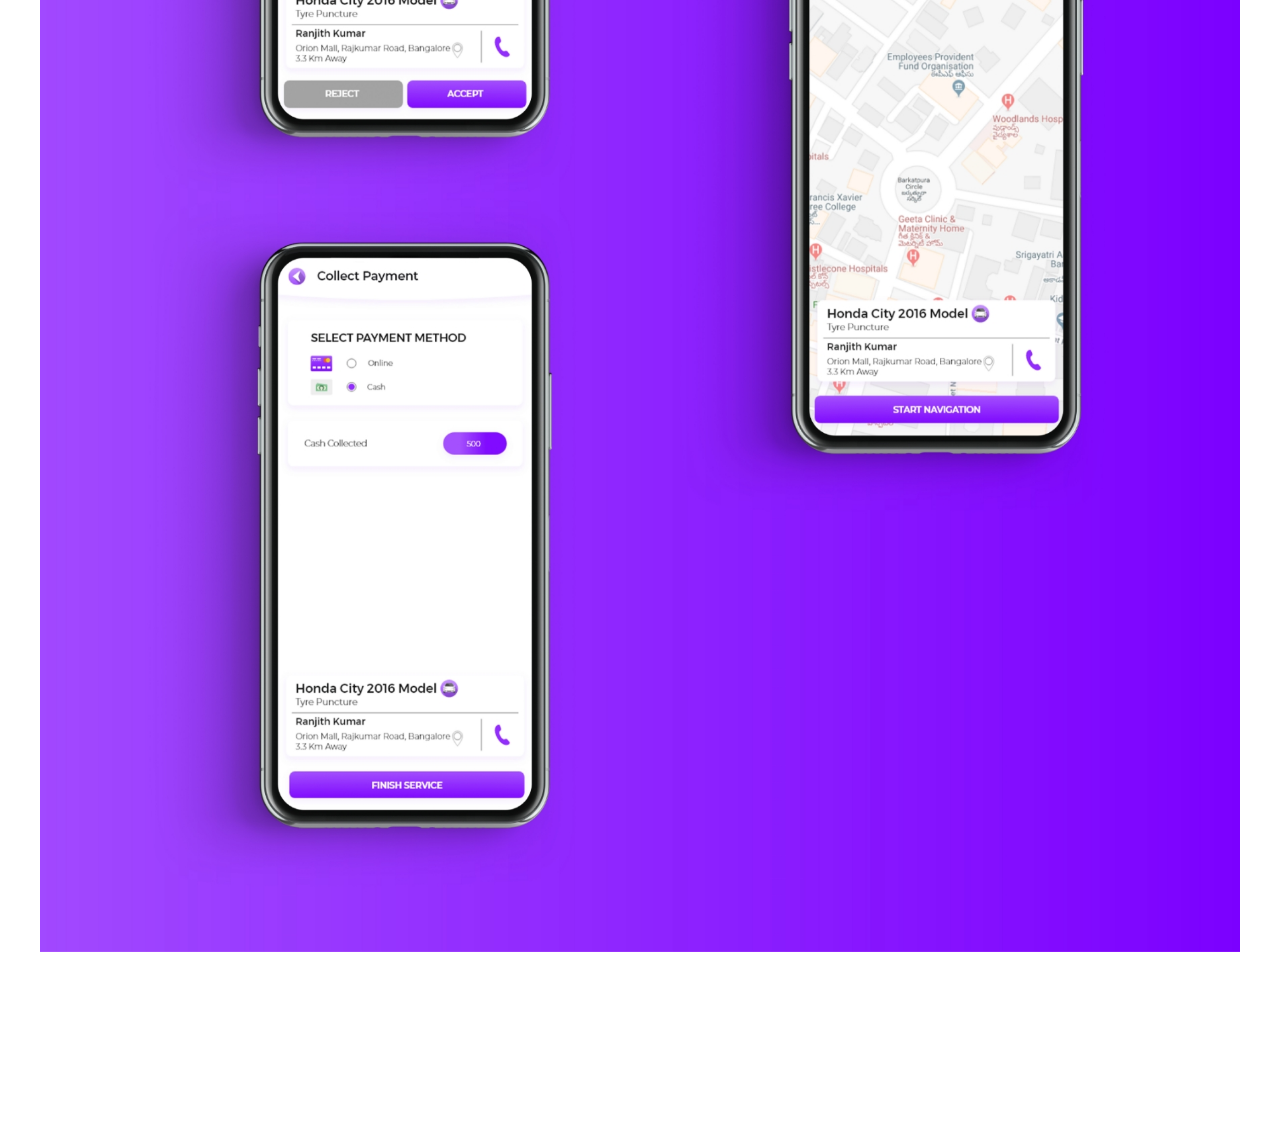
<file: iwheels.html>
<!DOCTYPE html>
<html lang="en">

<head>
   <meta charset="UTF-8">
   <meta name="viewport" content="width=device-width, initial-scale=1.0">
   <meta http-equiv="X-UA-Compatible" content="ie=edge">
   <link rel='shortcut icon' type='image/x-icon' href='favicon.ico' />
   <title>InkBlock</title>

   <link rel="stylesheet" href="https://stackpath.bootstrapcdn.com/bootstrap/4.3.1/css/bootstrap.min.css">
   <link rel="stylesheet" href="https://cdnjs.cloudflare.com/ajax/libs/font-awesome/5.10.2/css/all.min.css">
   <link rel="stylesheet" href="assets/css/style.css">

   <script src="https://code.jquery.com/jquery-3.4.1.min.js"></script>
   <script src="https://cdnjs.cloudflare.com/ajax/libs/popper.js/1.14.7/umd/popper.min.js"></script>
   <script src="https://stackpath.bootstrapcdn.com/bootstrap/4.3.1/js/bootstrap.min.js"></script>
</head>

<body class="">

   <div class="nav-height"></div>
   <nav class="main-navbar nav-height navbar">
      <div class="container-fluid">
         <a href="index.html" class="navbar-brand px-2 mx-0"><img src="assets/img/logo-nav.svg" alt="inkBlock"></a>
         <div class="col px-0">
            <ul class="nav justify-content-end">
               <li class="active"><a href="index.html" class="nav-link" data-name="Home"></a></li>
               <li><a href="index.html#work" class="nav-link" data-name="WORK"></a></li>
               <li><a href="about.html" class="nav-link" data-name="ABOUT"></a></li>
               <li><a href="index.html#contact" class="nav-link" data-name="CONTACT"></a></li>
            </ul>
         </div>
      </div>
   </nav>

   <div class="body-wrapper">
      <section class="project-detail">
         <div class="container-fluid">
            <div class="row">
               <div class="col-12 mb-5">
                  <div class="project-heading">
                     iWheels <small>UI/UX</small>
                  </div>
               </div>

               <div class="col-12 mb-5">
                  <ul class="list-unstyled">
                     <li><img src="projects/mockup-01.jpg" alt="project name" class="w-100 img-fluid"></li>
                     <li><img src="projects/mockup-02.jpg" alt="project name" class="w-100 img-fluid"></li>
                     <li><img src="projects/mockup-03.jpg" alt="project name" class="w-100 img-fluid"></li>
                     <li><img src="projects/mockup-04.jpg" alt="project name" class="w-100 img-fluid"></li>
                     <li><img src="projects/mockup-05.jpg" alt="project name" class="w-100 img-fluid"></li>
                     <li><img src="projects/mockup-06.jpg" alt="project name" class="w-100 img-fluid"></li>
                  </ul>
               </div>
            </div>
         </div>

      </section>
      <footer class="main-footer">
         <div class="container-fluid">
            <div class="row align-items-center height">
               <div class="col">
                  <img src="assets/img/logo-dark.svg" alt="inkBlock" class="footer-logo">
               </div>
               <div class="col text-right footer-text">
                  <h5>Contact</h5>
                  <div>inkblockstudio@gmail.com</div>
                  <div>(+91) 888 2424 955 | 798 2015 334 | 964 3884 399</div>
                  <div>Gurugram, Haryana, India - 122001</div>
               </div>
            </div>
         </div>
      </footer>
   </div>


   <script src="assets/js/main.js"></script>
</body>

</html>
</file>
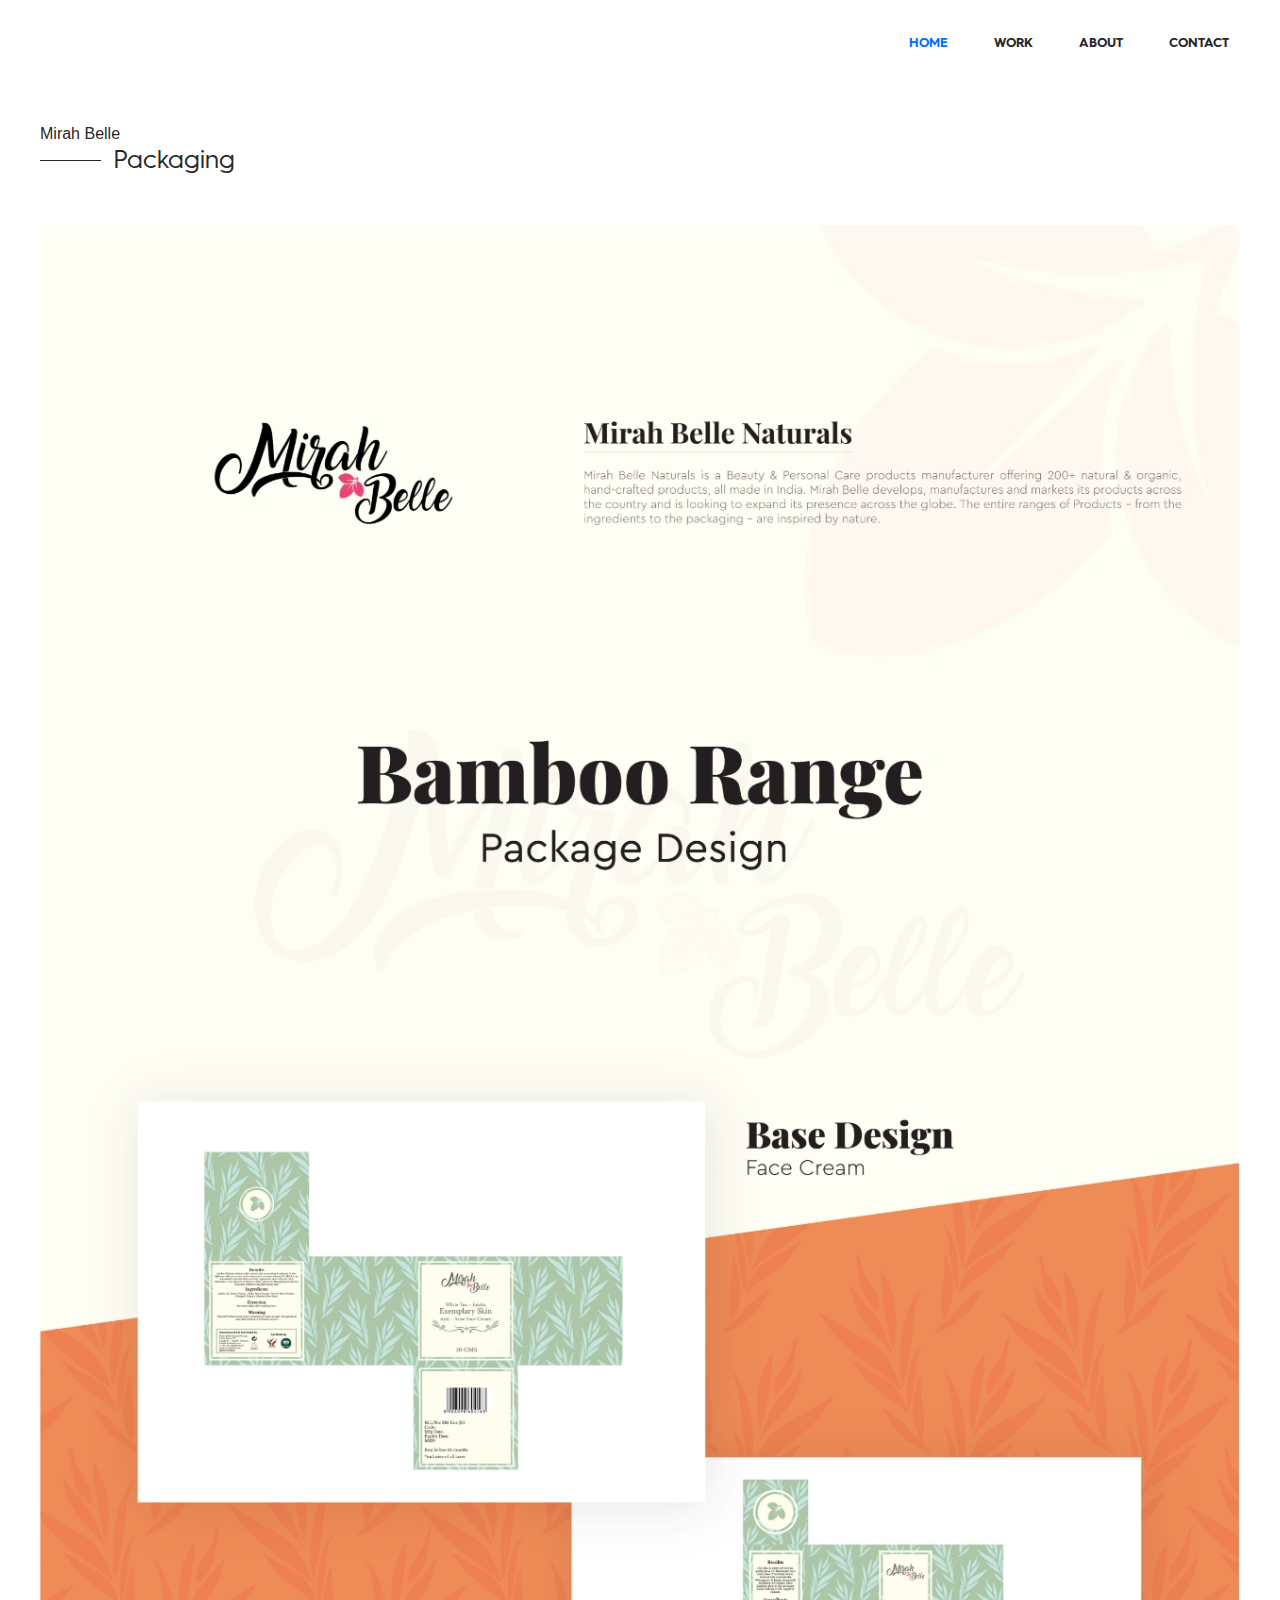
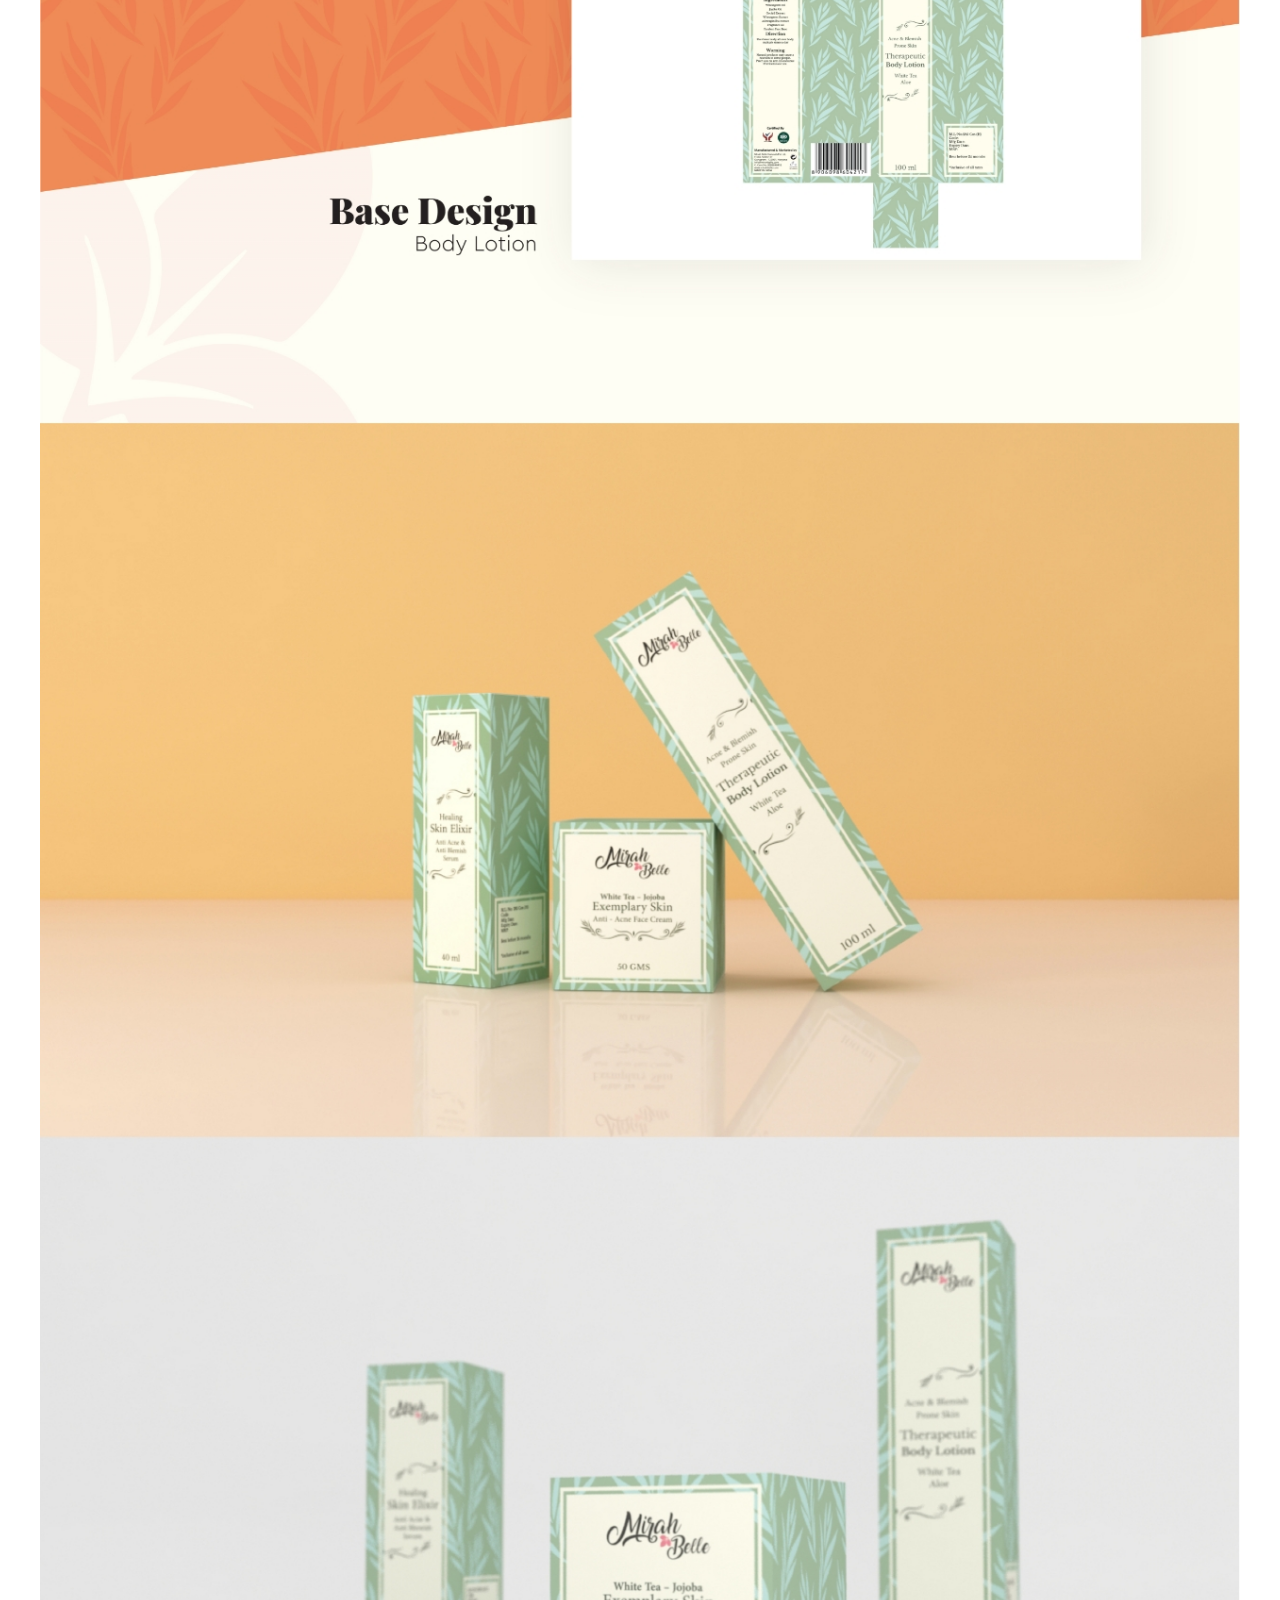
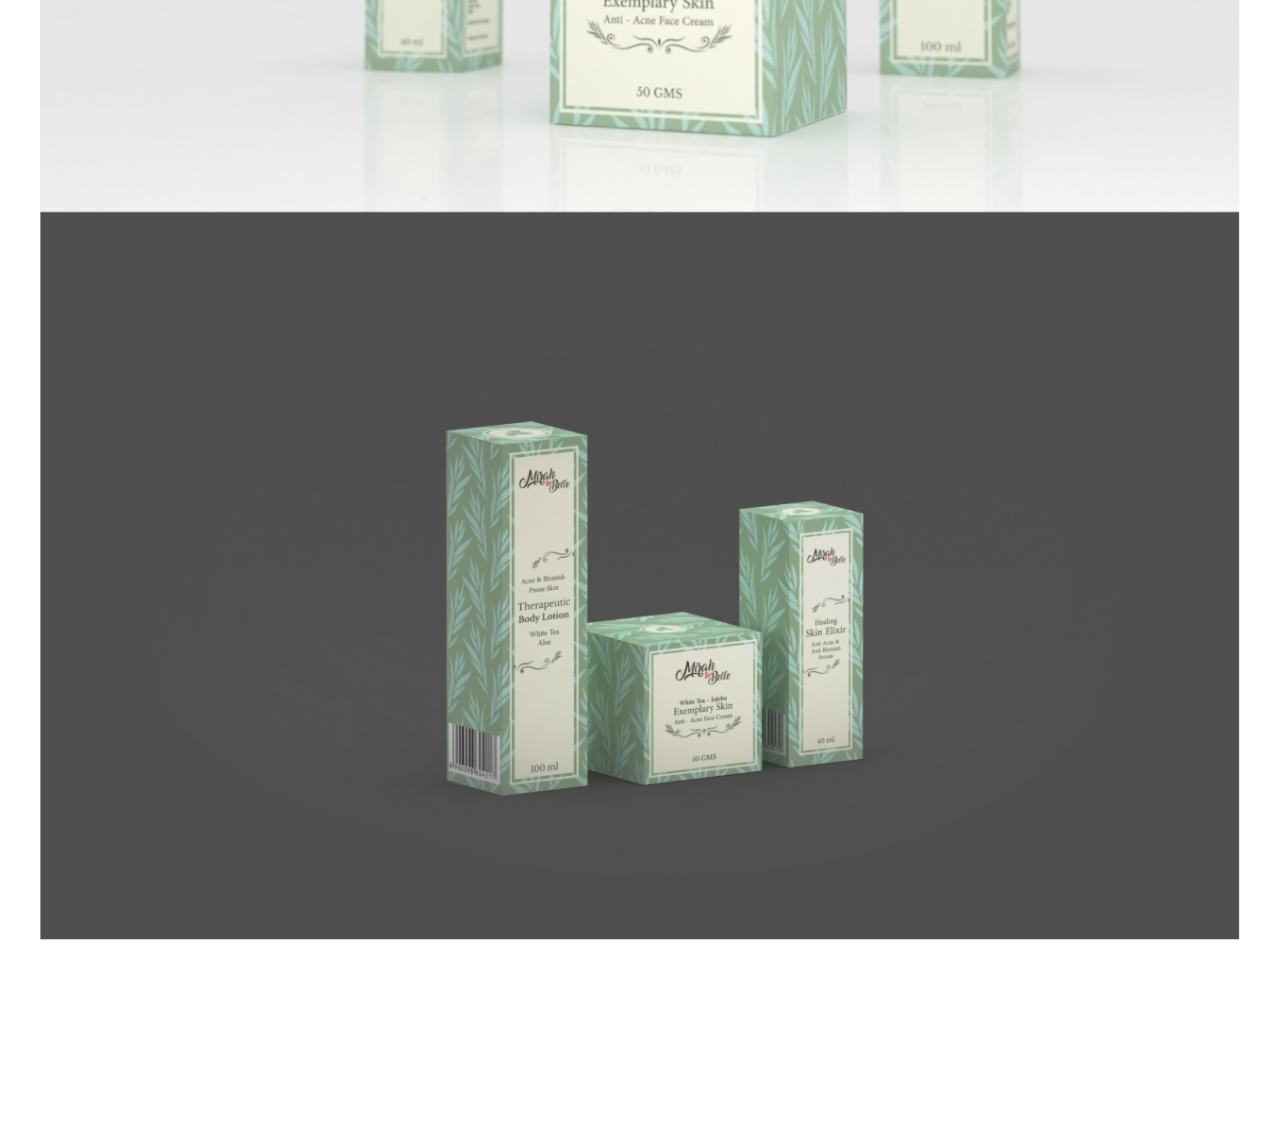
<file: Mirah-Belle.html>
<!DOCTYPE html>
<html lang="en">

<head>
   <meta charset="UTF-8">
   <meta name="viewport" content="width=device-width, initial-scale=1.0">
   <meta http-equiv="X-UA-Compatible" content="ie=edge">
   <link rel='shortcut icon' type='image/x-icon' href='favicon.ico' />
   <title>InkBlock</title>

   <link rel="stylesheet" href="https://stackpath.bootstrapcdn.com/bootstrap/4.3.1/css/bootstrap.min.css">
   <link rel="stylesheet" href="https://cdnjs.cloudflare.com/ajax/libs/font-awesome/5.10.2/css/all.min.css">
   <link rel="stylesheet" href="assets/css/style.css">

   <script src="https://code.jquery.com/jquery-3.4.1.min.js"></script>
   <script src="https://cdnjs.cloudflare.com/ajax/libs/popper.js/1.14.7/umd/popper.min.js"></script>
   <script src="https://stackpath.bootstrapcdn.com/bootstrap/4.3.1/js/bootstrap.min.js"></script>
</head>

<body class="">

   <div class="nav-height"></div>
   <nav class="main-navbar nav-height navbar">
      <div class="container-fluid">
         <a href="index.html" class="navbar-brand px-2 mx-0"><img src="assets/img/logo-nav.svg" alt="inkBlock"></a>
         <div class="col px-0">
            <ul class="nav justify-content-end">
               <li class="active"><a href="index.html" class="nav-link" data-name="Home"></a></li>
               <li><a href="index.html#work" class="nav-link" data-name="WORK"></a></li>
               <li><a href="about.html" class="nav-link" data-name="ABOUT"></a></li>
               <li><a href="index.html#contact" class="nav-link" data-name="CONTACT"></a></li>
            </ul>
         </div>
      </div>
   </nav>


   <div class="body-wrapper">
      <section class="project-detail">
         <div class="container-fluid">
            <div class="row">
               <div class="col-12 mb-5">
                  <div class="project-heading">
                     Mirah Belle <small>Packaging</small>
                  </div>
               </div>

               <div class="col-12 mb-5">
                  <ul class="list-unstyled">
                     <li><img src="projects/Mirah_Belle.jpg" alt="project name" class="w-100 img-fluid"></li>
                  </ul>
               </div>
            </div>
         </div>

      </section>
      <footer class="main-footer">
         <div class="container-fluid">
            <div class="row align-items-center height">
               <div class="col">
                  <img src="assets/img/logo-dark.svg" alt="inkBlock" class="footer-logo">
               </div>
               <div class="col text-right footer-text">
                  <h5>Contact</h5>
                  <div>inkblockstudio@gmail.com</div>
                  <div>(+91) 888 2424 955 | 798 2015 334 | 964 3884 399</div>
                  <div>Gurugram, Haryana, India - 122001</div>
               </div>
            </div>
         </div>
      </footer>
   </div>

   <script src="assets/js/main.js"></script>
</body>

</html>
</file>
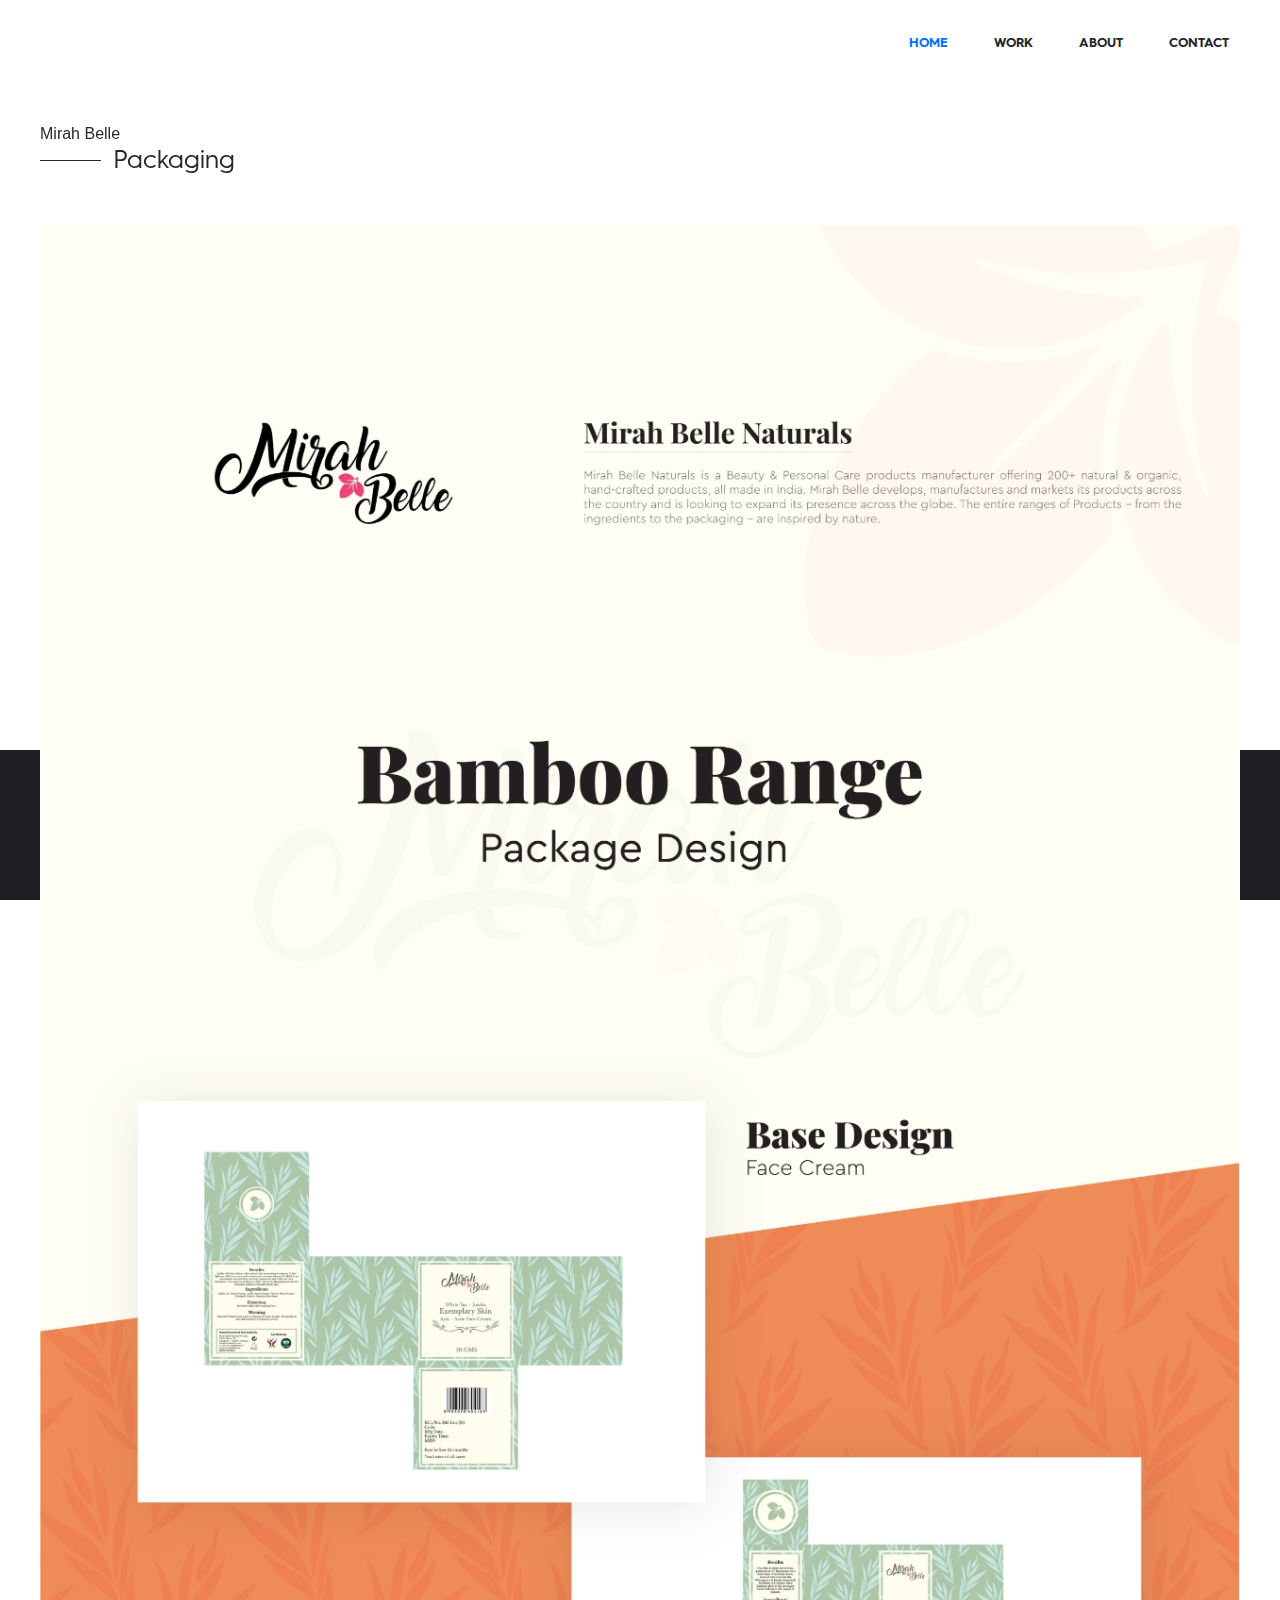
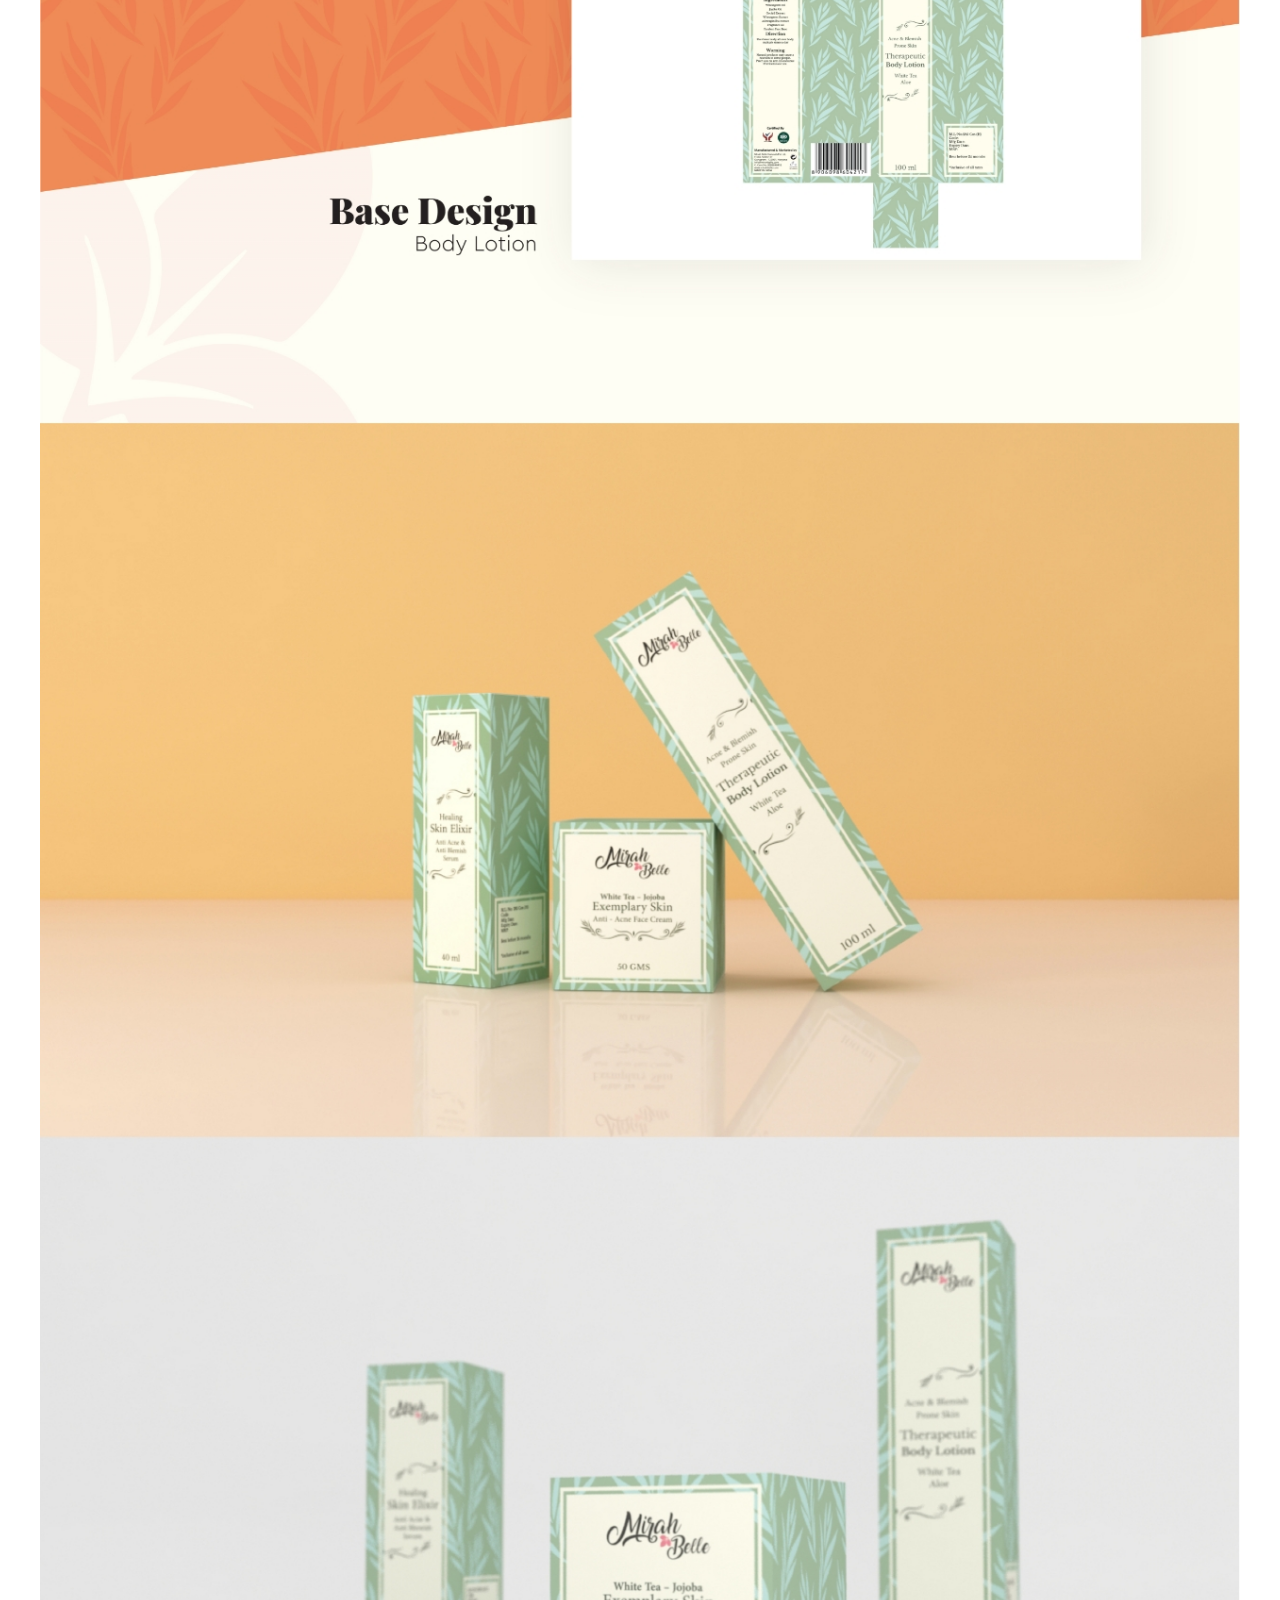
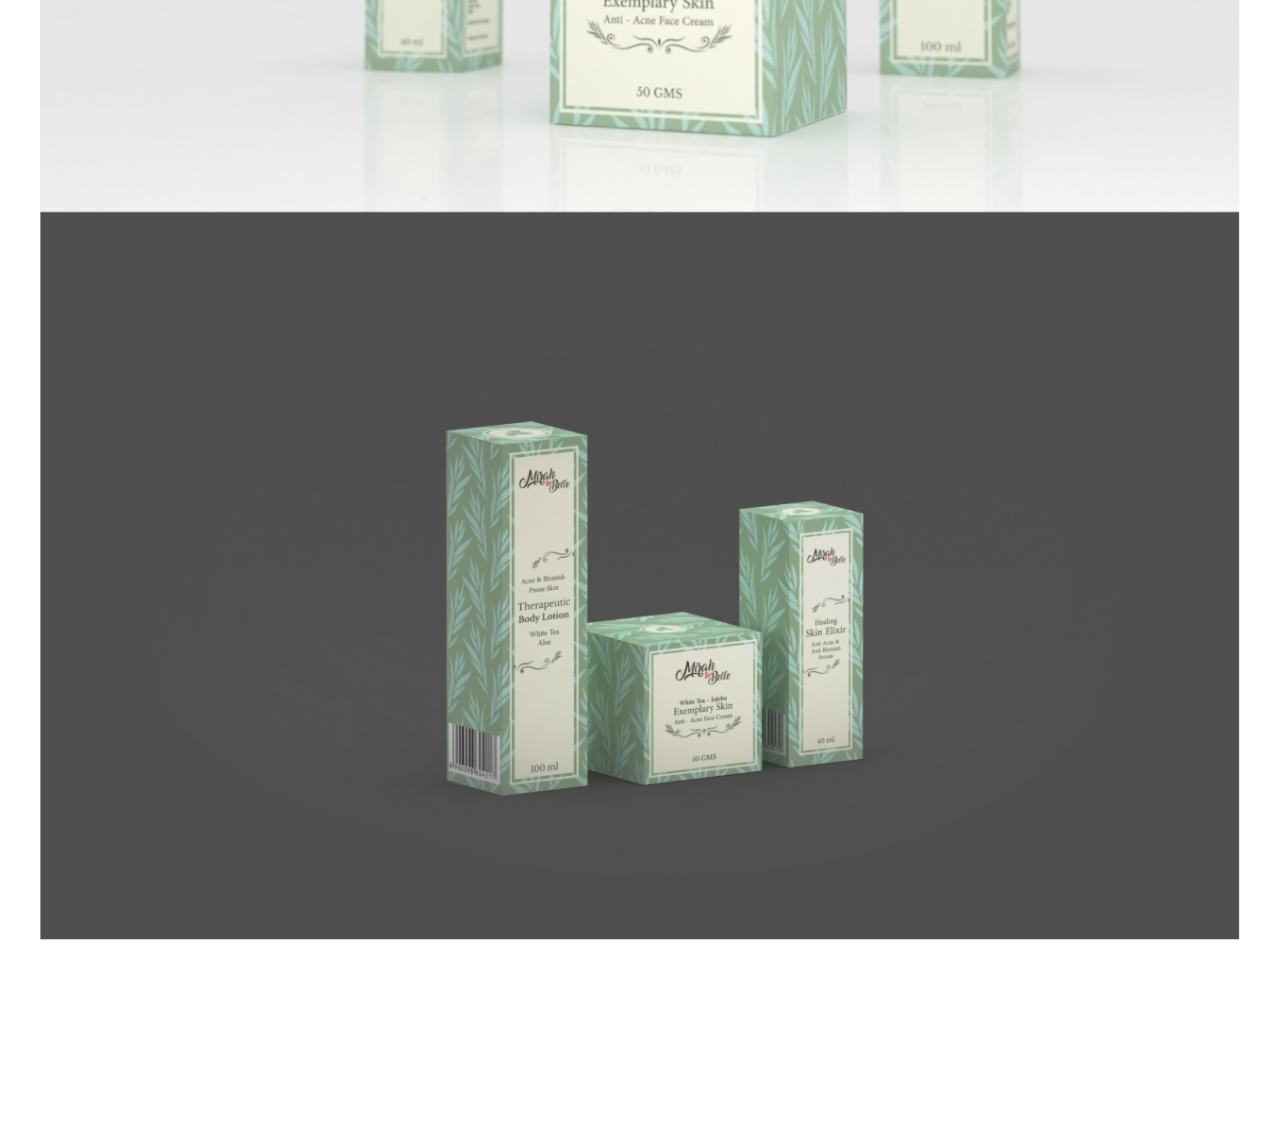
<file: project.html>
<!DOCTYPE html>
<html lang="en">

<head>
   <meta charset="UTF-8">
   <meta name="viewport" content="width=device-width, initial-scale=1.0">
   <meta http-equiv="X-UA-Compatible" content="ie=edge">
   <link rel='shortcut icon' type='image/x-icon' href='favicon.ico' />
   <title>InkBlock</title>

   <link rel="stylesheet" href="https://stackpath.bootstrapcdn.com/bootstrap/4.3.1/css/bootstrap.min.css">
   <link rel="stylesheet" href="https://cdnjs.cloudflare.com/ajax/libs/font-awesome/5.10.2/css/all.min.css">
   <link rel="stylesheet" href="assets/css/style.css">

   <script src="https://code.jquery.com/jquery-3.4.1.min.js"></script>
   <script src="https://cdnjs.cloudflare.com/ajax/libs/popper.js/1.14.7/umd/popper.min.js"></script>
   <script src="https://stackpath.bootstrapcdn.com/bootstrap/4.3.1/js/bootstrap.min.js"></script>
</head>

<body class="">

   <div class="nav-height"></div>
   <nav class="main-navbar nav-height navbar">
      <div class="container-fluid">
        <a href="#" class="navbar-brand px-2 mx-0"><img src="assets/img/logo-nav.svg" alt="inkBlock"></a>
        <div class="col px-0">
          <ul class="nav justify-content-end">
            <li class="active"><a href="index.html" class="nav-link" data-name="Home"></a></li>
            <li><a href="index.html#work" class="nav-link" data-name="WORK"></a></li>
            <li><a href="about.html" class="nav-link" data-name="ABOUT"></a></li>
            <li><a href="index.html#contact" class="nav-link" data-name="CONTACT"></a></li>
          </ul>
        </div>
      </div>
    </nav>
  

   <section class="project-detail">
      <div class="container-fluid">
         <div class="row">
            <div class="col-12 mb-5">
               <div class="project-heading">
                  Mirah Belle <small>Packaging</small>
               </div>
            </div>

            <div class="col-12 mb-5">
               <ul class="list-unstyled">
                  <li><img src="projects/Mirah_Belle.jpg" alt="project name" class="w-100 img-fluid"></li>
               </ul>
            </div>
         </div>
      </div>

   </section>

   <footer class="main-footer">
      <div class="container-fluid">
         <div class="row align-items-center height">
            <div class="col">
               <img src="assets/img/logo-dark.svg" alt="inkBlock">
            </div>
            <div class="col text-right">
               <h5>Contact</h5>
               <div>inkblockstudio@gmail.com</div>
               <div>(+91) 888 2424 955 | 798 2015 334 | 964 3884 399</div>
               <div>Gurugram, Haryana, India - 122001</div>
            </div>
         </div>
      </div>
   </footer>

   <script src="assets/js/main.js"></script>
</body>

</html>
</file>
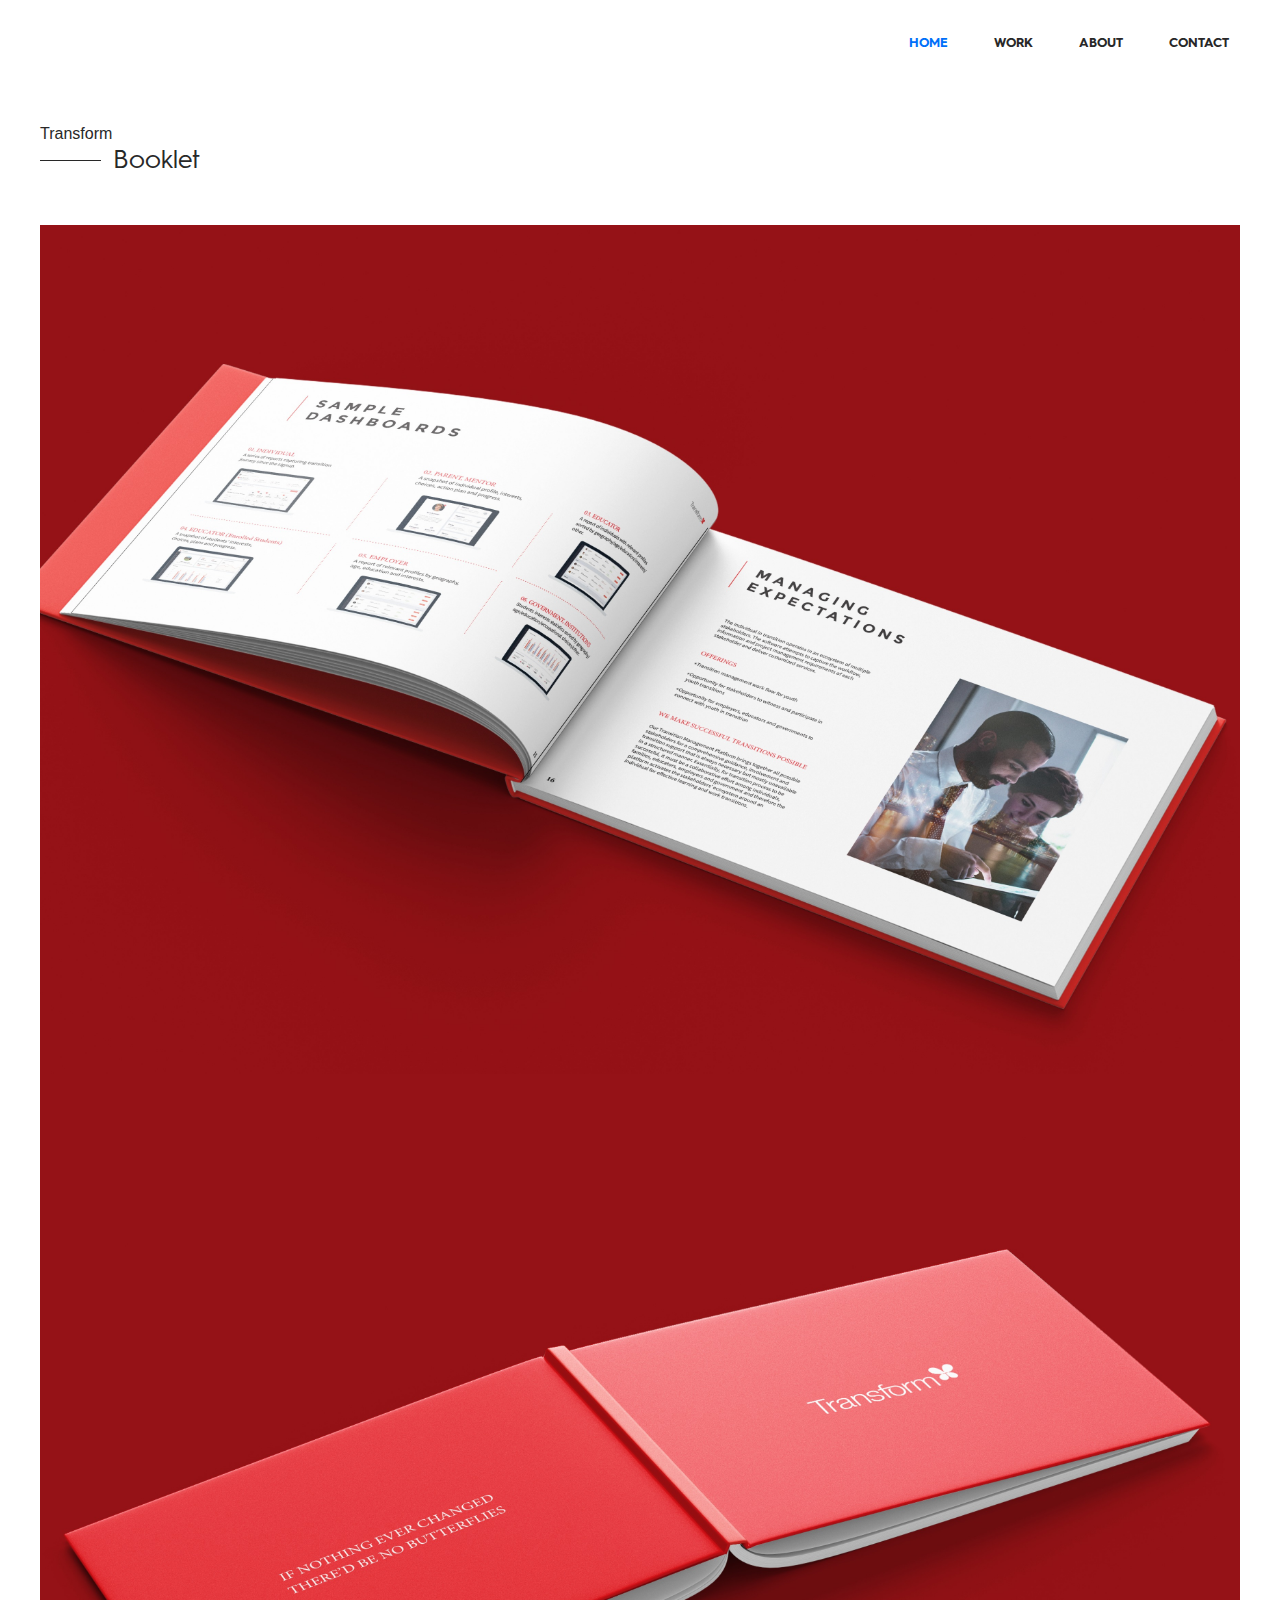
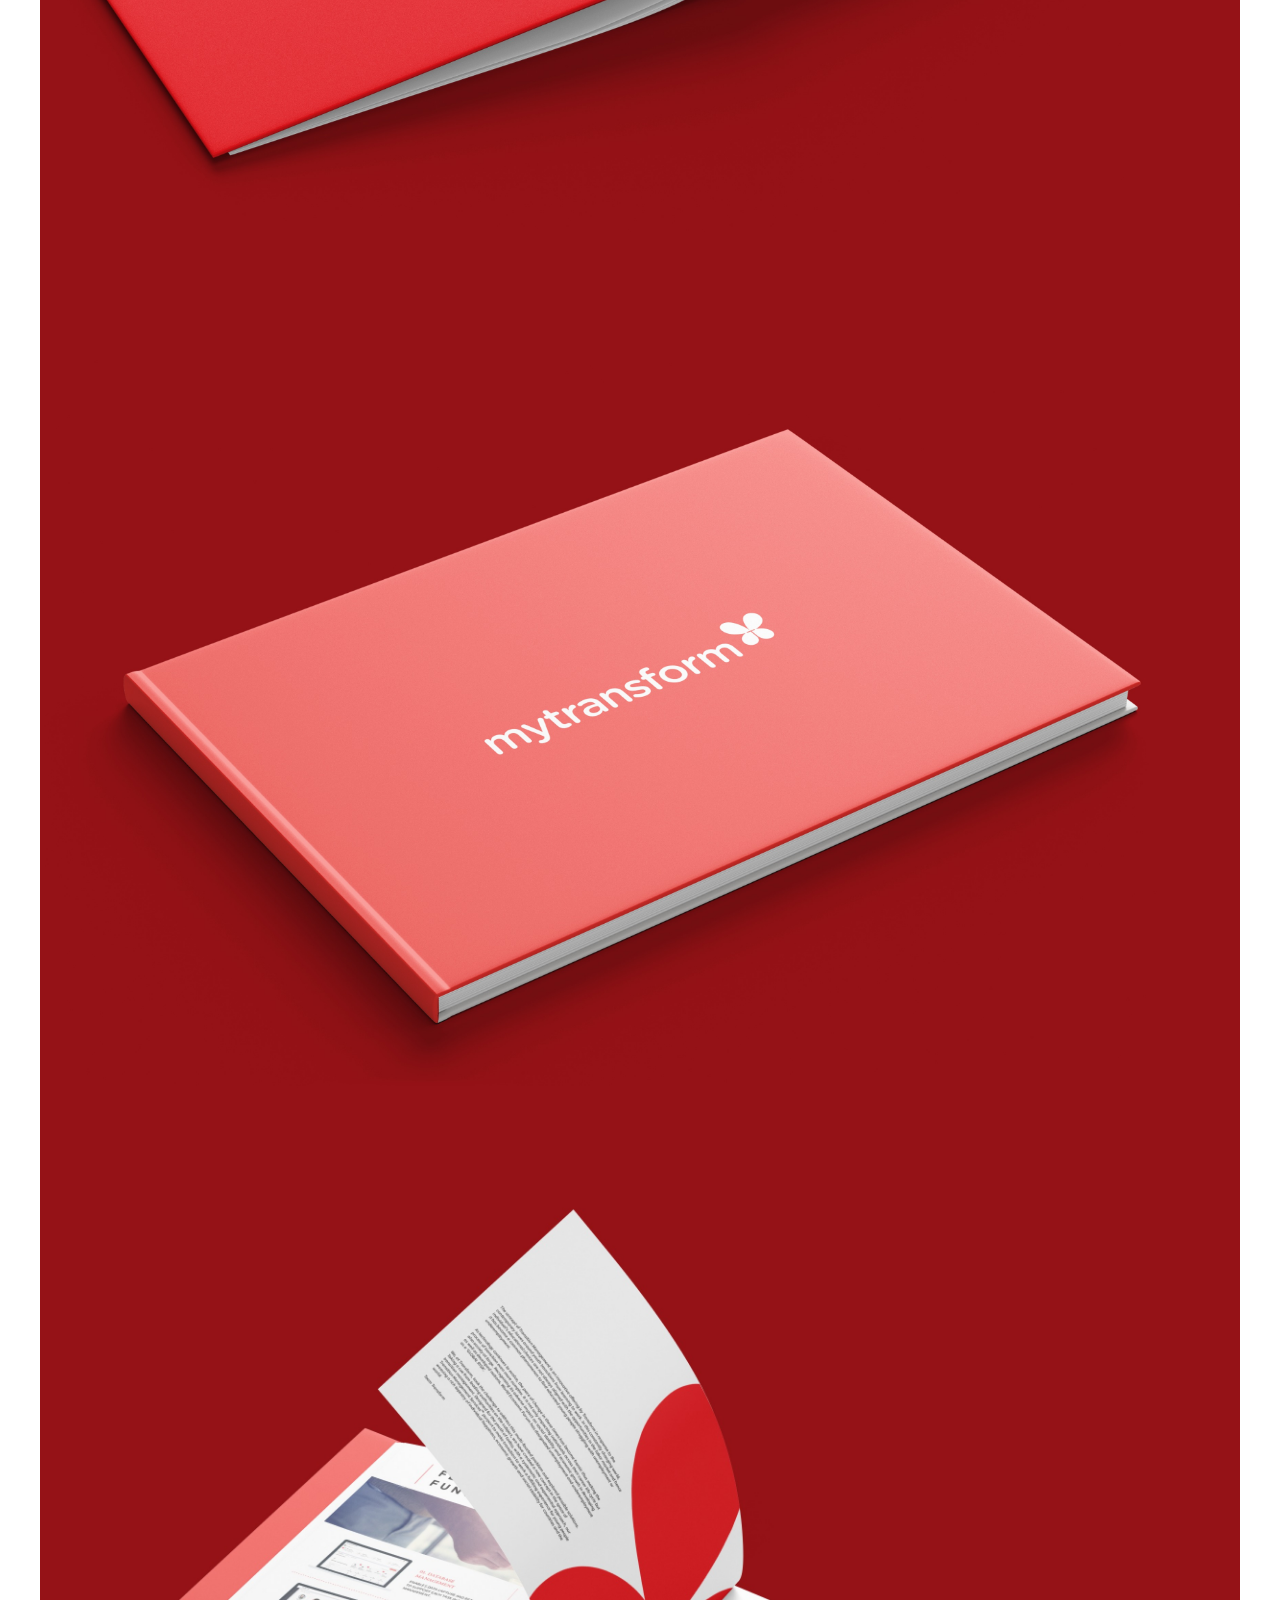
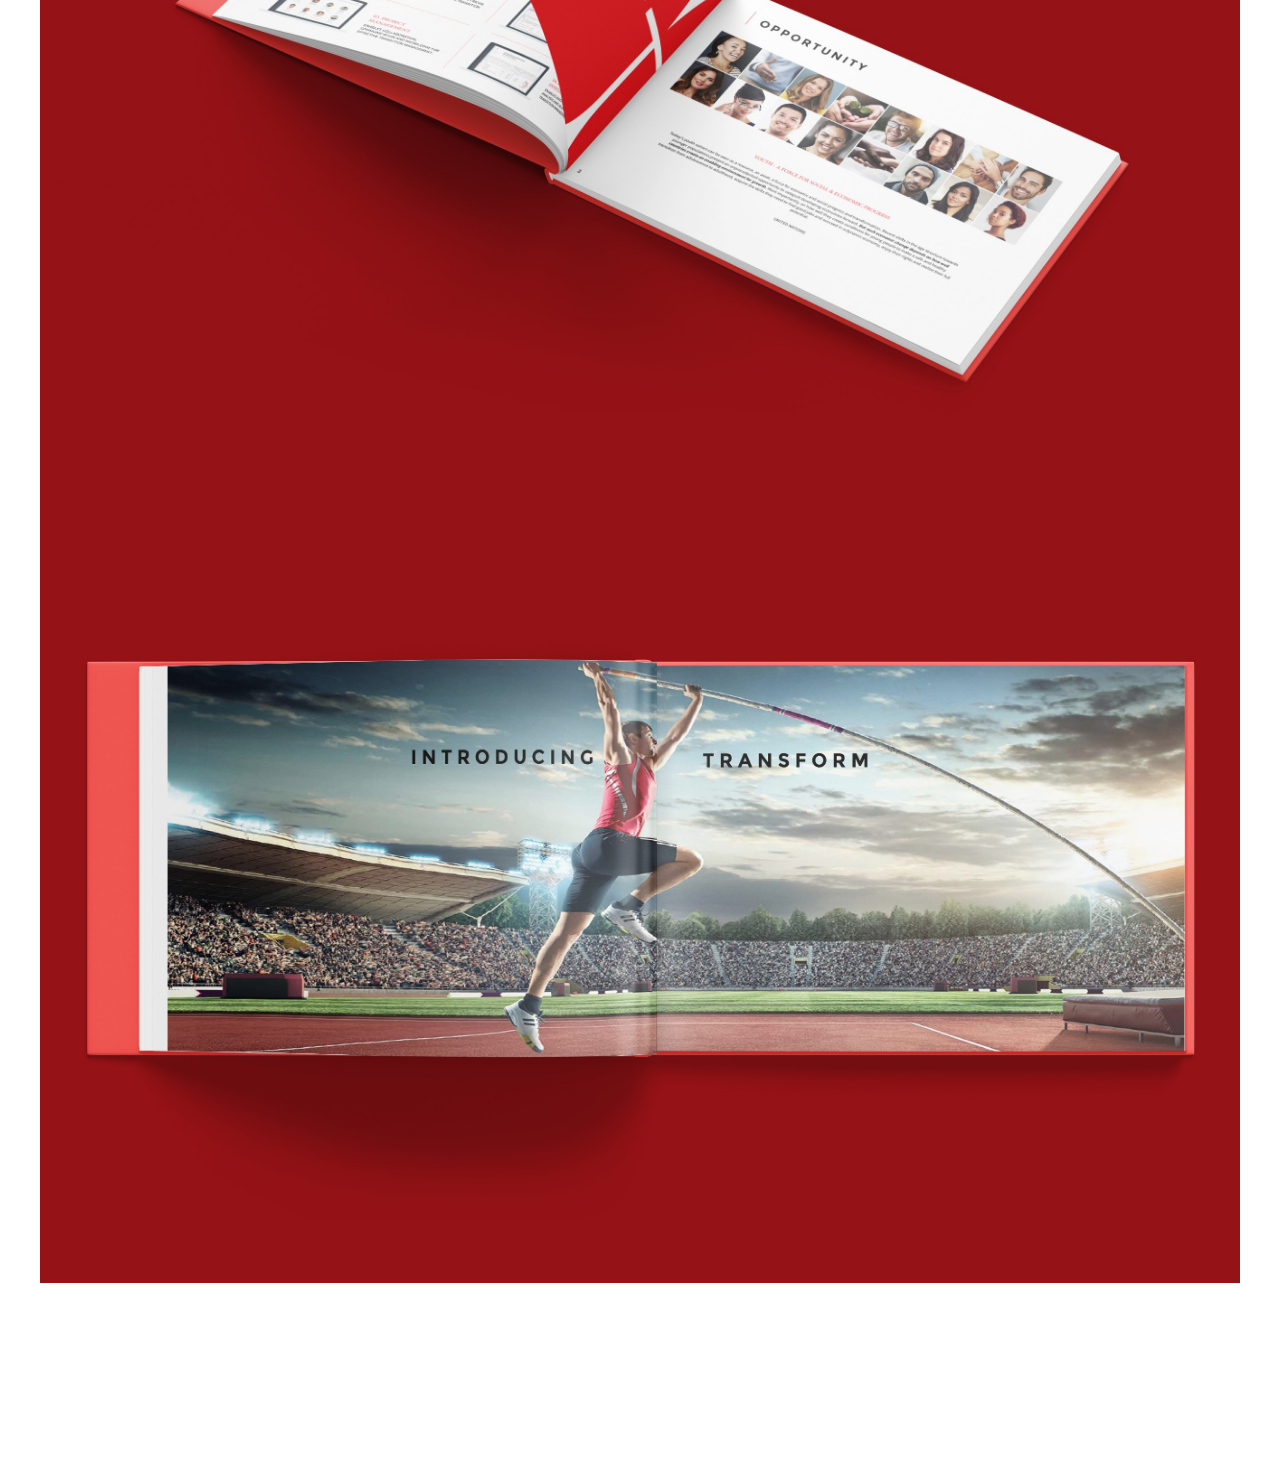
<file: transform.html>
<!DOCTYPE html>
<html lang="en">

<head>
   <meta charset="UTF-8">
   <meta name="viewport" content="width=device-width, initial-scale=1.0">
   <meta http-equiv="X-UA-Compatible" content="ie=edge">
   <link rel='shortcut icon' type='image/x-icon' href='favicon.ico' />
   <title>InkBlock</title>

   <link rel="stylesheet" href="https://stackpath.bootstrapcdn.com/bootstrap/4.3.1/css/bootstrap.min.css">
   <link rel="stylesheet" href="https://cdnjs.cloudflare.com/ajax/libs/font-awesome/5.10.2/css/all.min.css">
   <link rel="stylesheet" href="assets/css/style.css">

   <script src="https://code.jquery.com/jquery-3.4.1.min.js"></script>
   <script src="https://cdnjs.cloudflare.com/ajax/libs/popper.js/1.14.7/umd/popper.min.js"></script>
   <script src="https://stackpath.bootstrapcdn.com/bootstrap/4.3.1/js/bootstrap.min.js"></script>
</head>

<body class="">

   <div class="nav-height"></div>
   <nav class="main-navbar nav-height navbar">
      <div class="container-fluid">
         <a href="index.html" class="navbar-brand px-2 mx-0"><img src="assets/img/logo-nav.svg" alt="inkBlock"></a>
         <div class="col px-0">
            <ul class="nav justify-content-end">
               <li class="active"><a href="index.html" class="nav-link" data-name="Home"></a></li>
               <li><a href="index.html#work" class="nav-link" data-name="WORK"></a></li>
               <li><a href="about.html" class="nav-link" data-name="ABOUT"></a></li>
               <li><a href="index.html#contact" class="nav-link" data-name="CONTACT"></a></li>
            </ul>
         </div>
      </div>
   </nav>

   <div class="body-wrapper">
      <section class="project-detail">
         <div class="container-fluid">
            <div class="row">
               <div class="col-12 mb-5">
                  <div class="project-heading">
                     Transform <small>Booklet</small>
                  </div>
               </div>

               <div class="col-12 mb-5">
                  <ul class="list-unstyled">
                     <li><img src="projects/transform-1.jpg" alt="project name" class="w-100 img-fluid"></li>
                     <li><img src="projects/transform-2.jpg" alt="project name" class="w-100 img-fluid"></li>
                     <li><img src="projects/transform-3.jpg" alt="project name" class="w-100 img-fluid"></li>
                     <li><img src="projects/transform-4.jpg" alt="project name" class="w-100 img-fluid"></li>
                     <li><img src="projects/transform-5.jpg" alt="project name" class="w-100 img-fluid"></li>
                  </ul>
               </div>
            </div>
         </div>

      </section>
      <footer class="main-footer">
         <div class="container-fluid">
            <div class="row align-items-center height">
               <div class="col">
                  <img src="assets/img/logo-dark.svg" alt="inkBlock" class="footer-logo">
               </div>
               <div class="col text-right footer-text">
                  <h5>Contact</h5>
                  <div>inkblockstudio@gmail.com</div>
                  <div>(+91) 888 2424 955 | 798 2015 334 | 964 3884 399</div>
                  <div>Gurugram, Haryana, India - 122001</div>
               </div>
            </div>
         </div>
      </footer>

   </div>

   <script src="assets/js/main.js"></script>
</body>

</html>
</file>
<file: assets/css/style.css>
@font-face {
    font-family: 'Poppins';
    src: url("../fonts/Poppins/Poppins-SemiBold.ttf");
    font-weight: 600;
}

/* @font-face {
    font-family: 'HurmeGeometricSans4';
    src: url("../fonts/HurmeGeometricSansNo.4/HurmeGeometricSans4-Thin.otf");
    font-weight: 200;
} */
@font-face {
    font-family: 'HurmeGeometricSans4';
    src: url("../fonts/HurmeGeometricSansNo.4/HurmeGeometricSans4-Light.otf");
    font-weight: 300;
}

/* @font-face {
    font-family: 'HurmeGeometricSans4';
    src: url("../fonts/HurmeGeometricSansNo.4/HurmeGeometricSans4.otf");
    font-weight: 400;
} */
@font-face {
    font-family: 'HurmeGeometricSans4';
    src: url("../fonts/HurmeGeometricSansNo.4/HurmeGeometricSans4-Bold.otf");
    font-weight: 700;
}

@font-face {
    font-family: 'HurmeGeometricSans3';
    src: url("../fonts/HurmeGeometricSansNo.3/HurmeGeometricSans3-Light.otf");
    font-weight: 300;
}

@font-face {
    font-family: 'HurmeGeometricSans3';
    src: url("../fonts/HurmeGeometricSansNo.3/HurmeGeometricSans3.otf");
    font-weight: 400;
}

@font-face {
    font-family: 'HurmeGeometricSans3';
    src: url("../fonts/HurmeGeometricSansNo.3/HurmeGeometricSans3-SemiBold.otf");
    font-weight: 600;
}

@font-face {
    font-family: 'HurmeGeometricSans3';
    src: url("../fonts/HurmeGeometricSansNo.3/HurmeGeometricSans3-Bold.otf");
    font-weight: 700;
}

@font-face {
    font-family: 'HurmeGeometricSans3';
    src: url("../fonts/HurmeGeometricSansNo.3/HurmeGeometricSans3-Black.otf");
    font-weight: 900;
}


@font-face {
    font-family: 'HurmeGeometricSans2';
    src: url("../fonts/HurmeGeometricSansNo.2/HurmeGeometricSans2-SemiBold.otf");
    font-weight: 600;
}

@font-face {
    font-family: 'HurmeGeometricSans1';
    src: url("../fonts/HurmeGeometricSansNo.1//HurmeGeometricSans1-Light.otf");
    font-weight: 300;
}

.HurmeGeometricSans1 {
    font-family: 'HurmeGeometricSans1', sans-serif;
}

.HurmeGeometricSans2 {
    font-family: 'HurmeGeometricSans2', sans-serif;
}

.HurmeGeometricSans3 {
    font-family: 'HurmeGeometricSans3', sans-serif;
}

.HurmeGeometricSans4 {
    font-family: 'HurmeGeometricSans4', sans-serif;
}

body {
    color: #282828;
    position: relative;
    z-index: -110;
}

h1 {
    font-family: 'HurmeGeometricSans4';
    font-size: 5.2vw;
    font-weight: 300;
    line-height: 1.07;
    text-align: left;
    color: #282828;
}

h1 strong {
    font-weight: 700;
}

h2 {
    font-family: "HurmeGeometricSans2";
    font-size: 3.7vw;
    font-weight: 600;
    line-height: 1.2;
    color: #006ff9;
}

h3 {
    font-family: "HurmeGeometricSans3";
    font-size: 3vw;
    font-weight: bold;
    line-height: 1.18;
    margin-bottom: 0.55em;
}

h5 {
    font-family: "HurmeGeometricSans3";
    font-size: 1.76vw;
    font-weight: bold;
    line-height: 0.88;
    color: #006ff9;
    margin-bottom: 1em;
}

p {
    font-size: 1em;
}

ul {
    margin-bottom: 0;
}

.mrl {
    margin-left: 4.444vw !important;
}

.mrr {
    margin-right: 4.444vw !important;
}

.btn {
    font-family: "HurmeGeometricSans3";
    text-transform: uppercase;
    font-weight: 600;
    /* font-size: 12px; */
    /* padding: 9px 21px; */
    font-size: 0.65vw;
    padding: 0.5vw 1.4vw;
    min-width: 80px;
    letter-spacing: 1px;
    border-width: 2px;
}

.btn-round {
    border-radius: 1.5vw !important;
    -webkit-border-radius: 1.5vw !important;
    -moz-border-radius: 1.5vw !important;
    -ms-border-radius: 1.5vw !important;
    -o-border-radius: 1.5vw !important;
}

.btn-primary {
    box-shadow: 0 4px 6px 0 rgba(0, 111, 249, 0.2);
    background-color: #006ff9;
}

section {
    /* padding: 70px 30px; */
    padding-left: 25px;
    padding-right: 25px;
    display: -ms-flexbox;
    display: flex;
    -ms-flex-wrap: wrap;
    flex-wrap: wrap;
    -ms-flex-align: center;
    align-items: center;
    /* padding-top: 4.3vw;
    padding-bottom: 9.56vw; */
    padding-bottom: 10.4vw;
    padding-top: 10.4vw;
}

.indicator-true section {
    /* padding-left: 96.7px;
    padding-right: 96.7px; */
    padding-left: 7.5vw;
    padding-right: 7.5vw;
}

section>* {
    -ms-flex-preferred-size: 0;
    flex-basis: 0;
    -ms-flex-positive: 1;
    flex-grow: 1;
}

.my-container {
    width: 100%;
    /* max-width:1416px; */
    max-width: 74vw;
    margin: auto;
    padding: 0px 15px;
}

/* navbar */
.main-navbar {
    background-color: #ffffff;
    position: fixed;
    left: 0;
    right: 0;
    top: 0;
    z-index: 5;
    transition: all 0.3s ease-in-out;
    /* padding: 0px 40px; */
    height: 6.5vw;
    padding: 0vw 1vw;
    /* padding: 2.55vw 0vw; */
}

.main-navbar:hover {
    transform: translateY(0) !important;
    transition: all 0.8s ease;
}

.main-navbar.hide-navbar {
    transform: translateY(-100%);
    transition: all 0.8s ease;
}

.main-navbar.shadow-navbar {
    -webkit-box-shadow: 0 4px 12px 0 rgba(0, 0, 0, 0.05);
    -moz-box-shadow: 0 4px 12px 0 rgba(0, 0, 0, 0.05);
    box-shadow: 0 4px 12px 0 rgba(0, 0, 0, 0.05);
}

.nav-height {
    /* height: 111.6px; */
    height: 6.5vw;
}

.navbar-brand {
    display: inline-block;
    height: auto;
    width: auto;
}

.navbar-brand .nav-logo {
    width: 7.2vw;
    height: 2.75vw;
    margin-left: 1.2vw;
    cursor: pointer;
}



.main-navbar .nav a {
    font-family: "HurmeGeometricSans3";
    text-transform: uppercase;
    font-weight: bold;
    color: #282828;
    /* font-size: 11px; */
    /* padding: 0px 26px; */
    font-size: 0.8vw;
    padding: 0vw 1.8vw;

}

.main-navbar .nav a:hover {
    color: #006ff9;
}

@media (max-width:1500px) {
    .main-navbar .nav a {
        font-size: 1vw;
    }
}

.main-navbar .nav li.active a {
    color: #006ff9;
}

a.nav-link::after {
    content: attr(data-name);
    display: block;
    opacity: 0;
    transform: translate(0%, 100%);
    transition: 0.4s;
}


a.nav-link:hover::after {
    opacity: 1;
    transform: translate(0%, -40%);
}

a.nav-link::before {
    content: attr(data-name);
    display: block;
    transform: translate(0%, 60%);
    transition: 0.4s;
}


a.nav-link:hover::before {
    opacity: 0;
    transform: translate(0%, -60%);
}

/* page indicator */
.page-indicator {
    text-align: center;
    position: fixed;
    margin-top: 1.2vw;
    /* top: 280px; */
    z-index: 1;
    display: none;
    left: 4.34vw;
    /* transform: translateY(calc(-50% - 6vw )); */
    /* left: 55px; */
    /* transform: translateX(125%); */
}

#down-slider .xslide .xslide-bg {
    width: 0px;
}

#down-slider .xslide .xslide-handle {
    background-color: transparent;
    opacity: 0;
    width: 1.2vw !important;
    height: 1.2vw !important;
    border: 0.2vw solid transparent;
    border-radius: 50%;
    transition: transform, opacity 0.3s;
    transform: scale(0.5);
    /* left: -0.34vw; */
    -webkit-transform: scale(0.5);
    -moz-transform: scale(0.5);
    -ms-transform: scale(0.5);
    -o-transform: scale(0.5);
    -webkit-transform: scale(0.5);
    margin-left: -0.6vw;
}

#down-slider .xslide .xslide-handle::before {
    content: "";
    /* border: 0.1vw solid #1F2024; */
    border: 1px solid #1F2024;
    position: absolute;
    border-radius: 50%;
    left: -1px;
    right: 0px;
    top: -1px;
    bottom: 0;
    background: #fff;
}

/* .hover{
    opacity: 1 !important;
    transform: scale(1.3) !important;
} */

#down-slider:hover .xslide-handle {
    opacity: 1 !important;
    transform: scale(1.3) !important;
    -webkit-transform: scale(1.3) !important;
    -moz-transform: scale(1.3) !important;
    -ms-transform: scale(1.3) !important;
    -o-transform: scale(1.3) !important;
}

.page-indicator .indicator {
    width: 1px;
    height: 7.4vw;
    background-color: #d8d8d8;
    margin: auto;
    position: relative;
    margin-top: -5px;
    cursor: pointer;
}

.page-indicator .indicator-progress {
    position: absolute;
    left: 0;
    top: 0;
    right: 0;
    background-color: #231f20;
}

.page-indicator img {
    /* margin-top: 1.713vw; */
    /* margin-top: 3.29vw;
    cursor: pointer;
    width: 1.77vw; */
    margin-top: 2.5vw;
    cursor: pointer;
    width: 1.5vw;
}

.page-indicator i {
    font-size: 20px;
    color: #006ff9;
    font-size: 29px;
    line-height: 1;
    opacity: 0.8;
    margin-top: 1.713vw;
    cursor: pointer;
}

/* hello section */
.section-hello {
    /* min-height: calc(100vh - 110px); */
    padding-top: 4vw;
}

.indicator-true .section-hello {
    padding-right: 2.5vw;
}

.creativity #creative-heading {
    font-size: 4.1vw;
}

.creativity {
    padding-left: 0.77vw;
}

.text-hello {
    position: relative;
    font-family: 'Poppins';
    font-size: 15.5vw;
    font-weight: 600;
    font-style: normal;
    font-stretch: normal;
    letter-spacing: -1.16vw;
    color: #E3E3E3;
    line-height: 1.1;
    padding-top: 7%;
}

.text-hello::after {
    border: 1vw solid !important;
}

@media (min-width:1500px) {
    .text-hello {
        padding-top: 9%;
    }

    .page-indicator .indicator {
        width: 2px;
    }
}

/* .text-hello::after {
    content: '';
    display: inline-block;
    height: 0;
    width: 0;
    border: 1rem solid;
    border-radius: 50%;
    margin-left: 15px;
} */

/* who we are */
/* .what-we-padding{
    padding-right: 5.6vw;
    padding-left: 4vw;
} */

.my-btn {
    letter-spacing: 1.2px;
    padding: 0.7vw 1.6vw;
    font-size: 0.625vw;
    border: 1px solid #006FF9;
    border-radius: initial;
}

.my-btn:hover {
    color: #ffff !important;
    text-decoration: none;
    background-color: #006ff9;
}

.who-we-are {
    padding-top: 1vw;
    padding-bottom: 2.36vw;
}

.who-we-are .btn {
    color: #006ff9;
}


.who-we-are .btn-outline-light:hover {
    color: #006ff9 !important;
}

.wwa-right {
    padding: 1.6vw 1vw;
    font-family: 'HurmeGeometricSans1';
    font-weight: 300;

}

.wwa-right p {
    margin-bottom: 4%;
    font-family: HurmeGeometricSans3;
    font-size: 1.15vw;
    letter-spacing: 0;
    color: #39393F;
    font-weight: 400;
}


.wwa-right p span {
    font-size: inherit;
    display: inline;
    font-family: 'HurmeGeometricSans3';
    font-weight: 600;
}

.who-we-are .blue-logo {
    max-width: 15.1vw;
}

.wwa-right h3 {
    color: #006FF9;
    letter-spacing: 0;
}

/* what we do */
.wwd-section .container-fluid.wwd-padding {
    padding-right: 5.2vw;
    padding-left: 6.1vw;
}

.wwd-padding>h3 {
    color: #006FF9;
}

.wwd-section {
    color: #39393f;
    overflow: hidden;
    /* padding-bottom: 160px; */
    /* padding-top: 115px; */
    padding-top: 8.4vw;
    padding-bottom: 11.8vw;
}

.wwd-card {
    max-width: 20.24vw;
    min-height: 3vw;
    margin: 0 auto;
    border-radius: 11.9px;
    /* box-shadow: 0 10px 30px 0 rgba(0, 99, 255, 0.11); */
    background-color: #ffffff;
    padding: 30px 36px;
    position: relative;
    font-family: "HurmeGeometricSans4";
    /* font-size: 41px; */
    font-size: 3vw;
    font-weight: 300;
    line-height: 1.1;
    color: #39393f;

    display: -ms-flexbox;
    display: flex;
    -ms-flex-align: end;
    align-items: flex-end;
}

.wwd-card-blue {
    box-shadow: 0px 10px 30px #0063FF1C;
}

.wwd-card-orange {
    box-shadow: 0px 10px 30px #FE6F611C;
}

.wwd-card-purple {
    box-shadow: 0px 10px 30px #4F25DD1C;
}

.wwd-card .text {
    position: relative;
    z-index: 3;
}

.wwd-card:hover .text {
    color: #fff;
}

.wwd-card .shape {
    position: absolute;
    left: 0;
    top: 0;
    right: 0;
    bottom: 0;
    z-index: 0;
    /* border-radius: 11.9px; */
    border-radius: 0.55vw;
    overflow: hidden;
}

.wwd-card .shape::before {
    content: '';
    /* width: 6.3px; */
    width: 0.44vw;
    object-fit: contain;
    /* background-color: #0a8eed; */
    position: absolute;
    left: 0;
    top: 0;
    bottom: 0;
    transition: all 0.2s ease;
}

.wwd-card .shape-blue::before {
    background-color: #006ff9;
}

.wwd-card .shape-orange::before {
    background-color: #FE6F61;
}

.wwd-card .shape-purple::before {
    background-color: #4F25DD;
}

.wwd-card:hover .shape::before {
    width: 100%;
}

.wwd-card .shape::after {
    content: '';
    position: absolute;
    /* background-image: url('../img/wave-big.svg'), url('../img/wave-small.svg');/ */
    background-position: right bottom, right bottom;
    background-repeat: no-repeat, no-repeat;
    right: 0;
    bottom: 0;
    /* width: 535.7px; */
    width: 20vw;
    /* height: 264.5px; */
    height: 14vw;
    transform: translate(100%, 100%);
    /* transition: all 0.3s ease-in-out; */
}

.wwd-card .shape-blue::after {
    background-image: url('../img/wave-big.svg'), url('../img/wave-small.svg');
    /* background-size: 366px, 218px; */
    background-size: 19vw, 11.3vw;
}

.wwd-card .shape-orange::after {
    background-image: url('../img/wave-big-orange.svg'), url('../img/wave-small-orange.svg');
    /* background-size: 366px, 218px;    */
    background-size: 19vw, 11.3vw;
}

.wwd-card .shape-purple::after {
    background-image: url('../img/wave-big-purple.svg'), url('../img/wave-small-purple.svg');
    /* background-size: 366px, 218px;    */
    background-size: 19vw, 11.3vw;
}

.wwd-card:hover .shape::before {
    width: 100%;
}

.wwd-card:hover .shape::after {
    transform: translate(0%, 0%);
    transition-delay: 0.01s;
    transition: all 0.3s ease-in-out;
}

.wwd-section .container-fluid {
    padding: 0 34px;
    /* max-width: 1060px; */
    max-width: 100%;
}


.wwd-row .wwd-card {
    padding-top: 2.2vw;
    padding-left: 2.6vw;
    padding-bottom: 2.2vw;
    padding-right: 2.6vw;
    height: 20.5vw;
    width: 23vw;
}

.has-circle::before,
.has-semi-circle::before {
    content: '';
    position: absolute;
    background-size: cover;
    z-index: 0;
    display: block;
    box-sizing: content-box;
    border-radius: 50%;
    /* border: 5em solid #f5f5f5;
    width: 5em;
    height: 5em; */
    border: 6em solid #F1F1F1;
    width: 12em;
    height: 12em;
    font-size: 13px;
    font-size: 0.68vw;
    pointer-events: none;
}

.has-circle::before {
    top: 100%;
    right: 100%;
    transform: translate(50%, -50%) rotate(-45deg);
    border-right-color: transparent;
}

.has-semi-circle::before {
    bottom: 100%;
    left: 100%;
    transform: translate(-50%, 50%) rotate(135deg);
    border-right-color: transparent;
    border-top-color: transparent;
}

/* @media (min-width:1775px){
    .wwd-card {
         margin-left:50px;
    }
} */
/* work section */
.work-section {
    background-color: #0036d4;
    color: #fff;
}

.work-wrapper {
    position: relative;
    padding-left: 0.77vw;
    display: flex;
}

.work-list {
    z-index: 1;
    color: #ffffff;
    font-family: "HurmeGeometricSans3";
    font-size: 3.52vw;
    line-height: 1;
}

.work-list li {
    opacity: 0.3;
    position: relative;
    margin-bottom: 10px;
    left: 0;
    transform: scale(0.9);
    font-weight: 400;
    transition: transform 0.42s ease, left 0.42s ease-out, font-weight 0.2s ease, opacity 0.3s ease-out;
    transform-origin: center left;
    cursor: pointer;
    z-index: 1;
}

.work-list li a {
    text-decoration: none;
    color: inherit;
    display: inline-block;
}

.link-hover {
    opacity: 1 !important;
    left: 25px !important;
    transform: scale(1) !important;
    font-weight: 600 !important;
}

.work-list small {
    display: block;
    font-size: 1.538vw;
    font-weight: 300;
    line-height: 1.48;
}

.work-item__image {
    overflow: hidden;
    position: absolute;
    right: 0;
    object-fit: contain;
    top: 50%;
    /* width: 50vw; */
    width: 44.3vw;
    height: 29.2vw;

    transform: translate3d(0%, -50%, 0);
    -webkit-transform: translate3d(0%, -50%, 0);
    z-index: -2;
    display: flex;
    align-items: center;
    justify-content: center;
    opacity: .8;
    transition: all 0ms .25s;
}

.work-item__image.is-active {
    z-index: 0;
    top: 50%;
    transition: none;
    opacity: 0.95;
}

.work-item__image .mask {
    flex: 1;
    height: 100%;
    overflow: hidden;
    opacity: 0;
    -webkit-transform: scale(.85);
    transform: scale(.85);
    transition: opacity .25s ease, -webkit-transform 1.5s cubic-bezier(.23, 1, .32, 1);
    transition: opacity .25s ease, transform 1.5s cubic-bezier(.23, 1, .32, 1), -webkit-transform 1.5s cubic-bezier(.23, 1, .32, 1);
    transition: opacity .25s ease, transform 1.5s cubic-bezier(.23, 1, .32, 1);
}

.work-item__image.is-active .mask {
    opacity: 1;
    -webkit-transform: scale(1);
    transform: scale(1);
}

.work-item__image .image-container {
    height: 100%;
    background-size: cover;
    background-position: center;
    -webkit-transform: scale(1.5);
    transform: scale(1.5);
    transition: -webkit-transform 0ms .25s;
    transition: transform 0ms .25s;
    transition: transform 0ms .25s, -webkit-transform 0ms .25s;
}

.work-item__image.is-active .image-container {
    -webkit-transform: scale(1);
    transform: scale(1);
    transition: -webkit-transform 1.5s cubic-bezier(.23, 1, .32, 1);
    transition: transform 1.5s cubic-bezier(.23, 1, .32, 1);
    transition: transform 1.5s cubic-bezier(.23, 1, .32, 1), -webkit-transform 1.5s cubic-bezier(.23, 1, .32, 1);
}

/* contact */
.contact-section {
    min-height: 720px;
    font-family: "HurmeGeometricSans3";
    padding-top: 8vw;
    padding-bottom: 8vw;
}

.say-hi {
    /* font-size: 40px; */
    font-size: 2.9vw;
    font-weight: 900;
    line-height: 1.25;
    color: #006ff9;
}

.contact-subtitle {
    /* font-size: 21px; */
    font-size: 1.54vw;
    font-weight: 300;
    color: #282828;
}

.form-control.is-invalid,
.was-validated .form-control:invalid {
    border-color: #dc3545 !important;
}

.invalid-tooltip {
    top: -42px;
    font-size: 12px;
    line-height: 1.2;
}

.contact-form .form-control {
    background-color: #f5f5f5;
    /* border-radius: 4.5px; */
    color: #39393f;
    font-size: 0.94vw;
    border: none;
    border: 1px solid #f5f5f5;
    padding: 0.6vw 1vw;
    height: auto;
    font-weight: 400;
    border-radius: inherit;
    background-clip: initial;
}

.contact-form textarea.form-control {
    -moz-padding-start: 0.5vw 1vw;
    padding: 0.4vw 1vw;
}

.contact-form .form-control:focus {
    border: 1px solid #006FF9;
    /* box-shadow: 0 0 0 0.2rem rgba(191, 191, 191, 0.25); */
    box-shadow: none;
    background-color: #ffffff;
}

.contact-form .form-group>textarea {
    height: auto;
}

.contact-form .form-group {
    margin-bottom: 0.9rem;
}

.contact-img img {
    width: 30.5vw;
    margin-bottom: 7vw;
}

.contact-form-btn a:hover {
    text-decoration: none;
}

.contact-form-btn a {
    line-height: 1;
    border-bottom: 1px solid;
    color: #282828;
    display: inline-block;
    font-size: 1.46vw;
    font-weight: 600;
}

.contact-form-btn button {
    float: right;
}

.contact-form-btn p {
    font-size: 1.15vw;
}

/* .form-menu{
    padding-right: 25px !important;
    background-image: url('../img/angle-left-solid.svg');
    background-repeat: no-repeat;
    background-position: center right calc(.375em + .1875rem);
    background-size: calc(.75em + .375rem) calc(.75em + .375rem);
} */
.form-menu {
    position: relative;
    align-items: center;
}

.form-menu i {
    position: absolute;
    right: 0.7vw;
    color: rgba(0, 111, 249, 1);
    font-size: 1vw;
    transition: all 0.1s ease-in;
    -webkit-transition: all 0.1s ease-in;
    -moz-transition: all 0.1s ease-in;
    -ms-transition: all 0.1s ease-in;
    -o-transition: all 0.1s ease-in;
    transform: rotate(-90deg);
    -webkit-transform: rotate(-90deg);
    -moz-transform: rotate(-90deg);
    -ms-transform: rotate(-90deg);
    -o-transform: rotate(-90deg);
}

.form-menu-list {
    border: none;
    padding: 0px;
    box-shadow: 0px 4px 10px #00000029;
    background-color: #ffffff;
    position: absolute;
    left: 5px !important;
    right: 5px !important;
    z-index: 1;
    min-width: auto;
    border-radius: 0;
    -webkit-border-radius: 0;
    -moz-border-radius: 0;
    -ms-border-radius: 0;
    -o-border-radius: 0;
}

.contact-form .form-control:focus .form-menu-list {
    display: block;
}

.form-menu-list option {
    list-style-type: none;
    display: block;
}

.form-menu-list a {
    color: #1F2024;
    text-decoration: none;
    font-size: 0.94vw;
    display: block;
    padding: 0.4vw 1vw;
    font-weight: 400;
}

.form-menu-list a:hover {
    background-color: rgba(0, 111, 249, 0.2);
}

.form-group[aria-expanded="true"] .form-menu>i {
    transform: rotate(90deg);
    -webkit-transform: rotate(90deg);
    -moz-transform: rotate(90deg);
    -ms-transform: rotate(90deg);
    -o-transform: rotate(90deg);
}

.contact-form .form-group {
    margin-bottom: 0.7vw;
}


/* footer */
.main-footer {
    position: fixed;
    bottom: 0;
    left: 0;
    right: 0;
    z-index: -1;
    background-color: #1f2024;
    font-family: "HurmeGeometricSans3";
    font-size: 1.14vw;
    font-weight: 300;
    line-height: 1.8;
    color: #ffffff;
    padding: 0 10vw;
}

.contact-footer {
    letter-spacing: 1.1px;
    font-weight: 600;
    font-size: 1.16vw;
}

.footer-logo-box {
    position: relative;
    display: inline-block;
    width: 9.2vw;
}


@media (max-width:1500px) {
    .main-footer {
        font-size: 1.2vw;
        line-height: 1.7;
    }
}

.main-footer .text-muted {
    color: #bbb !important;
}

.main-footer.height {
    min-height: 23.5vw;
}

/* about babber */
.banner-section {
    min-height: 38.4vw;
    background-repeat: no-repeat;
    background-size: cover;
    /* background-position: top center; */
    padding-bottom: 10px;
    /* background-image: url('download.jpg'); */
    background-attachment: fixed;
    background-position-y: 0;
    padding-left: 2.7vw;
    position: relative;
    overflow: hidden;
    background-color: #000000;

}

.text-banner {
    font-family: "HurmeGeometricSans3";
    font-size: 9.5vw;
    font-weight: 900;
    line-height: 1.3;
    color: #ffffff;
}

/* about info */
.about-info {
    font-family: 'HurmeGeometricSans3';
    font-size: 1.45vw;
    font-weight: 300;
    line-height: 1.48;
    padding-bottom: 8.2vw;
}

.about-box {
    padding-top: 4.2vw;
    padding-left: 2.85vw;
    padding-right: 3.2vw;
}

.about-box img {
    width: 21vw;
    height: 18.8vw;
}

.about-box>div:first-child {
    /* margin-top: -66px; */
    margin-top: -2.7vw;
}

.about-box p {
    font-size: 1.14vw;
    line-height: 1.6;
    text-align: justify;
    opacity: 0.9;
    color: #282828;
    font-weight: 400;
}

.about-box-text>div {
    line-height: 1.15;
}

.about-box-text {
    padding-left: 3vw;
}

/* .about-info b {
    font-weight: 600;
} */

.grow-heading {
    /* margin-bottom: 3.5vw !important; */
    font-size: 3.13vw;
    color: #006FF9;
    font-weight: 600;
}

.about-us {
    font-size: 1.4vw;
}

.about-us p {
    font-size: inherit;
    margin-bottom: 2.7vw;
}

.about-us b {
    font-size: inherit;
}

.heading-black {
    font-family: "HurmeGeometricSans3";
    /* font-size: 21px; */
    font-weight: bold;
    line-height: 1.29;
    position: relative;
    font-size: 1.54vw;
}

.heading-black::before {
    content: '';
    display: block;
    border-top: 1px solid;
    max-width: 230px;
    margin-bottom: 2px;
}

/* team section about page*/
.team {
    padding-top: 4vw;
    position: relative;
    padding-bottom: 3.45vw;
}

.team .container-fluid {
    padding: 0px 7.18vw;
}

.team-text {
    position: relative;
    text-align: left;
}

.team-text span {
    font-family: HurmeGeometricSans3;
    position: absolute;
    top: 49%;
    left: 55%;
    transform: translate(-50%, -50%) rotate(-90deg);
    font-size: 8.5vw;
    letter-spacing: 1.1vw;
    color: #F1F1F1;
    text-transform: uppercase;
    opacity: 1;
    font-weight: 900;
}

.team-box {
    margin: 0vw 2.56vw;
}

.team-box>div {
    width: 18.3vw;
    padding: 2.4vw 1.34vw;
    transition: all .3s;
    /* transform: scale(1); */
}

.team-box>div:hover {
    background-color: rgba(227, 227, 227, 0.25);
}

.team-box>div:hover .round-img-box {
    box-shadow: 0px 8px 30px #00000047;
    /* transform: scale(1.1); */
}


.team-box>div:hover .round-img-box>div {
    transform: scale(1.09);
    -webkit-transform: scale(1.09);
    -moz-transform: scale(1.09);
    -ms-transform: scale(1.09);
    -o-transform: scale(1.09);
    /* background-size: 110%;
    background-repeat: no-repeat; */
}

.team-box .round-img-box {
    height: 13.65vw;
    width: 13.6vw;
    overflow: hidden;
    border-radius: 100%;
    border: 0.2vw solid white;
    margin: auto;
    /* background-color: black; */
    box-shadow: 0px 8px 30px #00000017;
    transition: all .3s;
}

.round-img-box>div {
    background-size: cover;
    /* background-position: center center; */
    width: 100%;
    height: 100%;
    /* background-size: 100%; */
    transition: all 0.6s ease;
    transform: scale(0.99);
}

.team-box .founder-box {
    width: 13.6vw;
    padding-top: 2.6vw;
    margin: auto;
}

.team-box .founder-box h5 {
    font-family: HurmeGeometricSans3;
    /* font-size: 2.082vw; */
    font-size: 1.67vw;
    color: #282828;
    font-weight: 600;
    letter-spacing: 0;
    margin-bottom: 0.84vw;
}

.team-box .founder-box h6 {
    font-family: HurmeGeometricSans3;
    font-size: 0.73vw;
    color: #006FF9;
    font-weight: 600;
    text-transform: uppercase;
    letter-spacing: 0.11vw;
}

.team-box .founder-box p {
    font-family: HurmeGeometricSans3;
    font-size: 0.93vw;
    color: #282828;
    letter-spacing: 0.075vw;
    font-weight: 600;
    opacity: .8;
    line-height: 1.4;
    padding-top: 1.7vw;
    padding-bottom: 0.4vw;
}

.team-box .founder-box a {
    font-family: HurmeGeometricSans3;
    text-decoration: none;
    font-size: 1.1vw;
    letter-spacing: 0.2vw;
    color: #282828;
    text-transform: uppercase;
    opacity: 0.5;
    padding-right: 0.35vw;
}

.team-box .founder-box a:hover {
    color: #1178F9;
    opacity: 1;
}

.team::after {
    content: "";
    position: absolute;
    display: block;
    height: 2px;
    width: 19.4vw;
    background-color: #006ff9;
    top: 0;
    left: 45.5%;
}

/* contact now about page */
.contact-now {
    padding-top: 3.64vw;
    padding-bottom: 12.5vw;
}

.contact-now .container-fluid {
    padding-left: 3.4vw;
    padding-right: 3vw;
}

.contact-now-box h4 {
    font-family: HurmeGeometricSans3;
    font-size: 2.33vw;
    text-align: left;
    font-weight: 600;
    color: #282828;
    opacity: 1;
}

.contact-now-box a {
    font-family: HurmeGeometricSans3;
    /* pointer-events: none; */
    font-size: 1.56vw;
    letter-spacing: 0.39vw;
    color: #006FF9;
    text-transform: uppercase;
    opacity: 1;
    font-weight: 700;
    position: relative;
    text-decoration: none;
}

.contact-now-box a::after {
    content: "";
    position: absolute;
    height: 2px;
    width: 3.9vw;
    background-color: #006FF9;
    left: -4.9vw;
    top: 52%;
}

.submit-btn {
    color: #ffff !important;
    text-decoration: none;
    background-color: #006ff9;
    border-radius: 0px;
    -webkit-border-radius: 0px;
    -moz-border-radius: 0px;
    -ms-border-radius: 0px;
    -o-border-radius: 0px;
}

/* footer */
.footer-logo {
    /* max-width: 9vw; */
    /* -webkit-width: 9vw; */
    width: 100%;
    height: auto;
}

.white-footer-logo {
    opacity: 0;
    position: absolute;
    top: 0;
    left: 0;
    transition: all 0.3s ease-in-out;
    width: 100%;
    /*max-width: 9vw; */
    -webkit-transition: all 0.3s ease-in-out;
    -moz-transition: all 0.3s ease-in-out;
    -ms-transition: all 0.3s ease-in-out;
    -o-transition: all 0.3s ease-in-out;
}

.footer-logo-box:hover .white-footer-logo {
    opacity: 1;
}

.footer-height {
    pointer-events: none;
    /* z-index: -11; */
    position: relative;
    /* background: red; */
}

/* .form-button{
    padding: 0.6vw 1.9vw;
} */
/* project details */
section.project-detail {
    padding-top: 3vw;
}

.project-btn a {
    font-family: HurmeGeometricSans3;
    text-decoration: none;
    font-size: 1.56vw;
    color: #EBEBEB;
    text-transform: uppercase;
    opacity: 1;
    font-weight: 900;
}

.project-heading span {
    font-family: "HurmeGeometricSans3";
    color: #006ff9;
    font-weight: 600;
    line-height: 1;
    font-size: 4.03vw;
    /* padding: 0 7.3vw; */
}

.project-heading small {
    display: block;
    color: #282828;
    font-weight: 400;
    line-height: 1.21;
    font-size: 2.05vw;
    font-family: HurmeGeometricSans3 !important;
}

.project-heading small::before {
    content: '';
    display: inline-block;
    vertical-align: middle;
    border-top: 1px solid;
    width: 4.76vw;
    margin-right: 12.5px;
}

.footer-text h5 {
    /* margin-bottom: 2.08vw; */
    font-size: 1.83vw;
    margin-bottom: 1.4rem;
}

/* all projects project pages */
.text-poistion {
    position: absolute;
    display: flex;
    left: 20px;
    right: 20px;
    justify-content: center;
    align-items: center;
    top: 100px;
    bottom: 0;
    margin-top: 1vw;
}

.all-projects {
    padding-bottom: 10.72vw;
    padding-top: 8.7vw;
}

.all-projects-box>div {
    padding: 0vw 4vw;
}

/* .all-projects-box-border {
    border-left: 2px solid #EBEBEB;
    border-right: 2px solid #EBEBEB;
} */

.all-projects-box-border::after {
    content: '';
    border: 1px solid #EBEBEB;
    position: absolute;
    right: 0;
    top: 0;
    bottom: -3vw;
    background-color: #EBEBEB;
}

.all-projects-box-border::before {
    content: '';
    border: 1px solid #EBEBEB;
    position: absolute;
    left: 0;
    top: 0;
    bottom: -3vw;
    background-color: #EBEBEB;
}

.all-projects-box h4 {
    font-family: HurmeGeometricSans3;
    font-size: 1.57vw;
    color: #D7D7D9;
    text-transform: uppercase;
    font-weight: 800;
    padding-bottom: 3vw;
    padding-top: 0.8vw;
}

.all-projects-box a {
    font-family: HurmeGeometricSans3;
    text-decoration: none;
    font-size: 3.12vw;
    color: #1F2024;
    font-weight: 300;
    line-height: 1;
    display: inline-block;
    width: 80%;
}

.all-projects-box a:hover {
    color: #006FF9;
}

/* mouse-move */

.mouse-move {
    pointer-events: none;
    position: fixed;
    width: 6px;
    height: 6px;
    background-color: #000000;
    transform-origin: left;
    transform: translate(-2px, -10px) rotate(45deg);
    -moz-transform: translate(-2px, -7px) rotate(45deg);
    -ms-transform: translate(-2px, -7px) rotate(45deg);
    -o-transform: translate(-2px, -7px) rotate(45deg);
    -webkit-transform: translate(-2px, -7px) rotate(45deg);
}

/* body-wrapper */

.body-wrapper {
    background-color: #fff;
    z-index: 1;
}


/* media */

@media(max-width: 768px) {

    /* .wwd-row .wwd-card {
        min-height: 150px;
        min-width: 180px;
    } */
    .navbar-brand {
        line-height: 1;
        padding-top: 0;
    }
}

@media(min-width: 768px) {
    .col-md-about-left {
        max-width: 30.75vw;
    }
}

@media(min-width: 1650px) {
    /* .page-indicator {
        top: 27vh;
    }  */

    .wwd-row .wwd-card {
        min-width: 20.84vw;
        min-height: 19vw;
    }
}

@media(min-width: 1367px) {

    #down-slider .xslide .xslide-handle::before {
        border: 2px solid #1F2024;
    }
}


/* do-project  css work do pages */
.do-section {
    padding-top: 7vw;
    display: none;
}

.block {
    display: block;
}

.sticky-part {
    position: sticky;
    top: 17vw;
}

.do-name-links {
    font-family: HurmeGeometricSans3;
    text-decoration: none;
    writing-mode: tb-rl;
    color: #CECECE;
    text-transform: uppercase;
    font-size: 0.94vw;
    transform: rotate(-180deg);
    font-weight: 300;
    padding-top: 0.7vw;
    transition: all 0.3s;
}

.do-name-pl-color {
    color: #4F25DD;
}

.do-name-og-color {
    color: #FE6F61;
}

.do-name-bl-color {
    color: #006FF9;
}

.do-name h3 span {
    font-weight: 700;
}

.do-name-same-links {
    font-size: 1.35vw;
    text-transform: uppercase;
    font-weight: 600;
    pointer-events: none;
}

.do-name-bl-link-hover:hover {
    color: #006FF9;
}

.do-name-og-link-hover:hover {
    color: #FE6F61;
}

.do-name-pl-link-hover:hover {
    color: #4F25DD;
}

.do-section .container-fluid {
    padding-left: 2.3vw;
    padding-right: 6.55vw;
}

.do-name-box {
    padding-top: 3.5vw;
    padding-bottom: 3.5vw;
}

.do-name h5 {
    font-size: 2.08vw;
    color: #3E3E3E;
    font-weight: 600;
    opacity: 0.5;
    margin-bottom: 0.5vw;
}

.do-name h3 {
    font-size: 5.67vw;
    font-weight: 300;
    line-height: 1.1;
}



.do-box {
    padding-top: 3.5vw;
    padding-bottom: 3.5vw;
    padding-left: 2.5vw;
    padding-right: 2.5vw;
    /* box-shadow: 0px 10px 30px #0063FF1C; */
    background-color: rgba(0, 0, 0, 0.03);
}

.do-box-content {
    padding-bottom: 4.9vw;
    position: relative;
}

.do-box-content::after {
    content: '';
    position: absolute;
    height: 0.05vw;
    width: 5vw;
    background-color: #aaa;
    bottom: 0;
}

.do-box-content h4 {
    font-family: HurmeGeometricSans3;
    font-size: 1.43vw;
    color: #39393F;
    font-weight: 400;
    text-align: left;
    padding-bottom: 1.9vw;
}

.do-box-content p {
    font-family: 'HurmeGeometricSans3';
    font-size: 1.146vw;
    color: #39393F;
    font-weight: 300;
    max-width: 32vw;
}

.do-box-content p span {
    font-weight: 600;
}

.do-list-box {
    padding-top: 3.5vw;
}

.do-list-box h3 {
    font-size: 3.65vw;
    color: #3E3E3E;
    font-weight: 600;
    opacity: 0.5;
    padding-bottom: 1.16vw;
}

.do-list-box li {
    font-family: HurmeGeometricSans3;
    font-weight: 600;
    font-size: 40px;
    font-size: 2.08vw;
    color: #39393F;
    padding-bottom: 1.56vw;
    padding-left: 3.8vw;
    position: relative;
}

.do-list-box li::before {
    content: '';
    position: absolute;
    top: 1.25vw;
    left: 1.1vw;
    width: 0.9vw;
    height: 0.9vw;
    border-radius: 100%;
    background-color: #4F25DD;
}

.do-list-box li::after {
    content: '';
    position: absolute;
    width: 0.1vw;
    height: 4vw;
    background-color: #39393F;
    left: 1.54vw;
    top: 2vw;
}

.do-list-box li:last-child::after {
    content: '';
    height: 0vw;
    ;
}

/* @media (min-width: 576px) {
    .my-container {
        max-width: 540px;
    }
}

@media (min-width: 768px) {
    .my-container {
        max-width: 720px;
    }
}

@media (min-width: 992px) {
    .my-container {
        max-width: 960px;
    }
}

@media (min-width: 1200px) {
    .my-container {
        max-width: 1416px;
    }
} */




/* projects page cover height */
.cover {
    OVERFLOW: HIDDEN;
}

/* hide inputfield arrow */

input[type=number]::-webkit-inner-spin-button {
    -webkit-appearance: none;
    margin: 0;
}

input[type=number] {
    -moz-appearance: textfield;
}

/* toster */
.bootoast {
    background-color: #4caf50;
}

.bootoast-alert-content {
    color: #fff;
}

.close>span {
    color: #fff;
}

.alert-danger {
    background-color: #e51c23;
}

.carousel-fade .carousel-item {
    transition: none;
    -webkit-transition: none;
    -moz-transition: none;
    -ms-transition: none;
    -o-transition: none;
}

/* .project-heading{
    -webkit-animation-name: example;
    -webkit-animation-duration: 4s;
    animation-name: example;
    animation-duration: 4s;
}

@-webkit-keyframes example {
    from {display: none;}
    to {display: block;}
  }
  
 
  @keyframes example {
    from {display: none;}
    to {display: block;}
  } */


/* loading-start */


/* .loding{
      position: fixed;
      top: 0;
      bottom: 0;
      left: 0;
      right: 0;
      background: #fff;
      z-index: 11;
}
.loding>div{
    transform: translate(-50%,-50%);
    -webkit-transform: translate(-50%,-50%);
    -moz-transform: translate(-50%,-50%);
    -ms-transform: translate(-50%,-50%);
    -o-transform: translate(-50%,-50%);
    position: fixed;
    top: 50%;
    left: 50%;
    text-align: center;
} */
.loading-wrapper {
    /* display: flex;
    justify-content: center;
    align-items: center;
    min-height: 100vh;
    min-width: 100vw;
    background-color: #ffffff; */

    position: fixed;
    top: 0;
    bottom: 0;
    left: 0;
    right: 0;
    background: #fff;
    z-index: 11;
}

.loading-card {
    /* display: flex;
    align-items: center;
    justify-content: center; */

    transform: translate(-50%, -50%);
    -webkit-transform: translate(-50%, -50%);
    -moz-transform: translate(-50%, -50%);
    -ms-transform: translate(-50%, -50%);
    -o-transform: translate(-50%, -50%);
    position: fixed;
    top: 50%;
    left: 50%;
    text-align: center;
}

.loading {
    position: relative;
    height: 0;
    width: 0;
}

.loading>span {
    display: block;
    height: 1em;
    width: 1em;
    background: #006ff9;
    position: absolute;
    border-radius: 50%;
    font-size: 1.45vw;
}


.span-1 {
    left: -40px;
    animation: loader1Anim 1.2s linear;
    animation-delay: 0s;
    animation-iteration-count: infinite;
    animation-direction: forwards;
}

.span-2 {
    left: -10px;
    animation: loader1Anim 1.2s linear;
    animation-delay: .2s;
    animation-iteration-count: infinite;
    animation-direction: forwards;
}

.span-3 {
    left: 20px;
    animation: loader1Anim 1.2s linear;
    animation-delay: .4s;
    animation-iteration-count: infinite;
    animation-direction: forwards;
}

@keyframes loader1Anim {

    from,
    to {
        transform: scale3d(1.15, 0.80, 1);
    }

    42% {
        transform: translateY(-45px);
    }

    88% {
        transform: scale3d(1, 1, 1);
    }

    95% {
        transform: scale3d(1.05, 0.85, 1);
    }

    98% {
        transform: scale3d(1.15, 0.80, 1);
    }
}

/* loading-End */


/* media query update assets */
.mobile-logo {
    display: none;
}

.nav-menu>img {
    display: none;
}




/* media query */


@media(min-width:576px) {

    .mobile-br {
        display: none;
    }

    .quote-btn {
        display: none;
    }

    .mobile-menu-icon {
        display: none;
    }

    .d-mb-block {
        display: none;
    }
}


@media (max-width:575px) {

    .d-mb-none {
        display: none !important;
    }

    .d-mb-block {
        display: block;
    }

    .m-mb-none{
        margin: 0 !important;
    }

    .main-navbar.hide-navbar {
        box-shadow: none;
        transform: translateY(0);
        -webkit-transform: translateY(0);
        -moz-transform: translateY(0);
        -ms-transform: translateY(0);
        -o-transform: translateY(0);
    }

    .main-navbar {
        position: static;
        height: auto;
        padding: 30px 15px;
    }

    .nav-height {
        display: none;
    }

    .logo-desktop {
        display: none;
    }

    .nav-menu {
        text-align: right;
        flex-grow: initial;
    }


    .nav-menu .nav {
        /*display: none;
        */
        display: initial;
        position: fixed;
        top: 100%;
        bottom: 0;
        left: 0;
        right: 0;
        background-color: #282828;
        color: #fff;
        z-index: 11;
        pointer-events: none;
        visibility: hidden;
        transition: all .3s ease-in-out;
        -webkit-transition: all .3s ease-in-out;
        -moz-transition: all .3s ease-in-out;
        -ms-transition: all .3s ease-in-out;
        -o-transition: all .3s ease-in-out;
    }

    .nav.menu-toggle {
        /*display: block !important;
        */
        visibility: visible !important;
        pointer-events: all !important;
        top: 0;
        transition: all .3s ease-in-out;
        -webkit-transition: all .3s ease-in-out;
        -moz-transition: all .3s ease-in-out;
        -ms-transition: all .3s ease-in-out;
        -o-transition: all .3s ease-in-out;
    }

    .nav-menu .nav a {
        font-size: 60px;
        color: #fff;
        z-index: 1;
        padding: 0px 30px;
        line-height: 1;
    }

    .mobile-menu-icon {
        padding: 30px;
        display: flex;
        margin-bottom: 60px;
    }

    .main-navbar:hover {
        transform: none !important;
        -webkit-transform: none !important;
        -moz-transform: none !important;
        -ms-transform: none !important;
        -o-transform: none !important;
    }

    .nav-menu>img {
        display: block;
    }

    .navbar-brand .mobile-logo {
        display: block;
        width: 200px;
        height: 36px;
    }

    .page-indicator {
        display: none !important;
    }

    .creativity #creative-heading {
        font-size: 44px;
        line-height: 1.5;
        padding-bottom: 200px;
    }

    .section-hello {
        height: 100%;
        align-items: initial;
        padding-left: 15px 30px !important;
        transition: all .3s ease-in-out;
        -webkit-transition: all .3s ease-in-out;
        -moz-transition: all .3s ease-in-out;
        -ms-transition: all .3s ease-in-out;
        -o-transition: all .3s ease-in-out;
    }

    .desktop-only-br {
        display: none;
    }

    .text-hello {
        font-size: 68px;
    }

    .quote-btn {
        margin-top: 40px;
    }

    .quote-btn a {
        font-size: 12px;
        padding: 16px 0px;
        min-width: 100%;
        letter-spacing: 1.2px;
        color: #006FF9;
        text-transform: uppercase;
    }

    /* who-we-are */

    .wwa-right h3 {
        font-size: 32px;
        padding-top: 80px;
    }

    .wwa-right h3>span {
        display: none;
    }

    .wwa-right p {
        font-size: 18px;
        color: #39393F;
    }

    .what-we-padding {
        margin: 15px;
        margin-right: 0;
        padding-right: 0;
    }

    .who-we-are .btn {
        padding: 16px 30px;
        font-size: 12px;
        margin-top: 28px;
    }
    
     .who-we-are .blue-logo {
        display: none;
    }

    /* how-we-help */
    /* .who-we-are .blue-logo {
        display: none;
    }

    .wwd-padding>h3 {
        font-size: 32px;
    }

    .what-we-padding>.row>div {
        padding: 0 !important;
    }

    .wwd-padding {
        margin: 0;
    }

    .wwd-row {
        display: block !important;
    }

    .has-circle::before,
    .has-semi-circle::before {
        display: none;
    }

    .wwd-row .wwd-card {
        margin: 0;
        width: 170px;
        height: 180px;
        font-size: 32px;
        max-width: 170px;
        max-height: 180px;
        padding: 30px 15px;
        padding-left: 30px;
    }

    .wwd-card .shape::before {
        width: 5px;
        border-radius: 4px;
        -webkit-border-radius: 4px;
        -moz-border-radius: 4px;
        -ms-border-radius: 4px;
        -o-border-radius: 4px;
        border-bottom-right-radius: initial;
        border-top-right-radius: initial;
    }

    .wwd-card .shape {
        border-radius: 4px;
        -webkit-border-radius: 4px;
        -moz-border-radius: 4px;
        -ms-border-radius: 4px;
        -o-border-radius: 4px;
    }

    .wwd-card .shape-blue::after {
        background-image: url('../img/background-shape-big.svg'), url('../img/background-shape-small.svg');
        width: 100%;
        height: 100%;
        background-size: initial;
    }

    .wwd-section {
        padding-bottom: 170px;
    } */

    /* work */
    /* .work-wrapper {
        display: block;
    }

    .work-list {
        font-size: 40px;
        text-align: center;
    }

    .work-list::before,
    .work-list::after {
        content: '';
        background-image: url('../img/work-arrow.svg');
        width: 100px;
        height: 20px;
        display: inline-block;
        background-repeat: no-repeat;
        background-position: center;
        margin-right: 20px;
    }

    .work-list::after {
        transform: rotate(180deg);
        -webkit-transform: rotate(180deg);
        -moz-transform: rotate(180deg);
        -ms-transform: rotate(180deg);
        -o-transform: rotate(180deg);
        margin-bottom: 15px;
    }

    .link-hover {
        left: 0 !important;
    }

    .work-list small {
        display: none;
    }

    .work-images-list {
        margin-top: 50px;
        width: 311px;
        height: 203px;
        position: relative;
    }

    .work-item__image {
        width: 311px;
        height: 203px;
    }

    .work-list li a {
        text-align: center;
    }

    .work-section>.container-fluid {
        padding-right: 0;
    } */

    /* contact-form */

    .contact-section {
        padding-top: 150px;
        padding-bottom: 150px;
    }

    .say-hi {
        font-size: 44px;
    }

    .contact-subtitle {
        font-size: 24px;
    }

    .contact-form .form-group {
        margin-bottom: 15px;
    }

    .contact-form .form-control {
        padding: 8px 20px;
        font-size: 18px;
    }

    .contact-form textarea.form-control {
        padding: 8px 20px;
        font-size: 18px;
    }

    .form-menu i {
        font-size: 17px;
        right: 15px;
    }

    .form-menu-list a {
        font-size: 16px;
        padding: 8px 10px;
    }

    .contact-form-btn button {
        float: none;
        font-size: 12px;
        padding: 15px;
        width: 100%;
    }

    /* footer */

    .footer-text h5 {
        font-size: 35px;
    }

    .footer-text {
        padding-top: 30px;
        padding-bottom: 30px;
        margin-top: 30px;
    }

    .footer-text>div {
        font-size: 16px;
        margin-top: 10px;
    }

    .main-footer {
        /* padding-top: 30px; */
        padding-bottom: 30px;
    }

    .main-footer .my-container {
        margin: 0;
    }

    .main-footer .row {
        flex-direction: column-reverse;
    }

    .footer-logo-box {
        width: 103px;
    }




    /* About */

    .banner-section {
        height: 348px;
        background-size: 465px 348px;
        padding: 30px;
    }

    .text-banner {
        font-size: 44px;
        line-height: 1;
        margin-bottom: 12px;
        background-position: center;
    }

    .about-box-text>b {
        font-size: 18px;
        color: #282828;
        padding-bottom: 6px;
        border-bottom: 2px solid #282828;
        width: 100px;
        font-weight: 600;
        margin-bottom: 15px;
    }

    .about-box-text>div {
        font-size: 44px;
    }

    .about-info>.container-fluid {
        padding-right: 0;
        padding-left: 0;
    }

    .about-box-text {
        padding-right: 5px;
    }

    .about-box p {
        font-size: 18px;
    }

    .team-text {
        position: static;
        text-align: center;
    }

    .team-text span {
        transform: rotate(0);
        -webkit-transform: rotate(0);
        -moz-transform: rotate(0);
        -ms-transform: rotate(0);
        -o-transform: rotate(0);
        position: static;
        font-size: 80px;
        line-height: 1;
    }

    .team::after {
        left: 40%;
    }

    .team-box {
        margin-top: 30px;
        background-color: rgba(227, 227, 227, .25);
    }

    .team-box>div {
        display: flex;
        width: 100%;
        height: 250px;
        position: relative;
        padding-top: 22px;
    padding-left: 30px;
    }

    .team-box .round-img-box {
        margin: 0;
        width: 91px;
        height: 91px;
    }

    .team-box .founder-box {
        margin: 0;
        width: 60%;
        margin-left: 20px;
    }

    .team-box .founder-box h5 {
        font-size: 20px;
        margin-bottom: 15px;
    }

    .team-box .founder-box h6 {
        font-size: 12px;
    }

    .team-box .founder-box p {
        font-size: 18px;
        width: 60%;
        color: #282828;
    }

    .team-box .founder-box>div {
        position: absolute;
        bottom: 15px;
        left: 30px;
        display: flex;
        justify-content: space-between;
        align-items: center;

    }

    .team>.container-fluid{
        padding-left: 0;
        padding-right: 0;
    }

    .team-box .founder-box a{
        font-size: 32px;
        color: #006FF9;
        padding-right: 30px;
    }

    .contact-now-box h4{
        font-size: 24px;
    }

    .contact-now-box a::after{
        display: none;
    }

    .contact-now{
        padding-bottom: 30px;
    }

    .invalid-tooltip{
        top: -19px;
    }



    /* work - projects */

    .project-detail>.my-container{
        margin: 0px;
        padding: 0px;
        max-width: 100%;
    }

    .project-btn{
        position: relative;
        height: 150px;
        padding: 0px 15px;
    }

    .project-heading{
        position: absolute;
        top: 50%;
    }

    .project-heading span{
        font-size: 44px;
    }

    .project-heading small{
        font-size: 24px;
        margin-top: 8px;
    }

    .project-btn a{
        font-size: 24px;
    }

    #project_content{
        padding: 0;
    }

    .all-projects-box h4{
        font-size: 18px;
    }

    .all-projects-box a{
        font-size: 32px;
        width: 100%;
    }

    .all-projects-box-border::before,.all-projects-box-border::after{
        display: none;
    }

    .text-poistion{
        top: 0;
        left: 0;
        justify-content: left;
    }

    .all-projects-box>div{
        height: 100px;
        padding: 0;
    }

    .all-projects{
        padding-top: 0;
    }

    /* help.php */

    /* .do-name-links{
        font-size: 14px;
        padding-top: 0;
        margin-bottom: 18px;
    }

    .do-name-same-links{
        font-size: 18px;
    }
    .do-name h5{
        font-size: 24px;
    }
    .do-name h3{
        font-size: 60px;
    }

    .side-menus{
        position: absolute;
        left: -63px;
    }

    .do-box-content h4{
        font-size: 18px;
    }

    .do-box-content p{
        font-size: 12px;
        max-width: 80%;
    }

    .do-list-box h3{
        font-size: 24px;
    }

    .do-list-box{
        padding-top: 0;
    }

    .do-name-box{
        padding-bottom: 0;
    }

    .do-list-box li{
        font-size: 18px;
        padding-left: 28px;
    }


    .do-list-box li::before{
        width: 10px;
        height: 10px;
    }

    .do-list-box li::after{
        width: 2px;
        height: 100%;
        top: 14px;
        left: 3.3%;
    }

    .do-section .container-fluid{
        padding: 0;
    }
    
    .do-section .container-fluid>.row{
        margin-right: 0;
    }

 */







}
</file>
